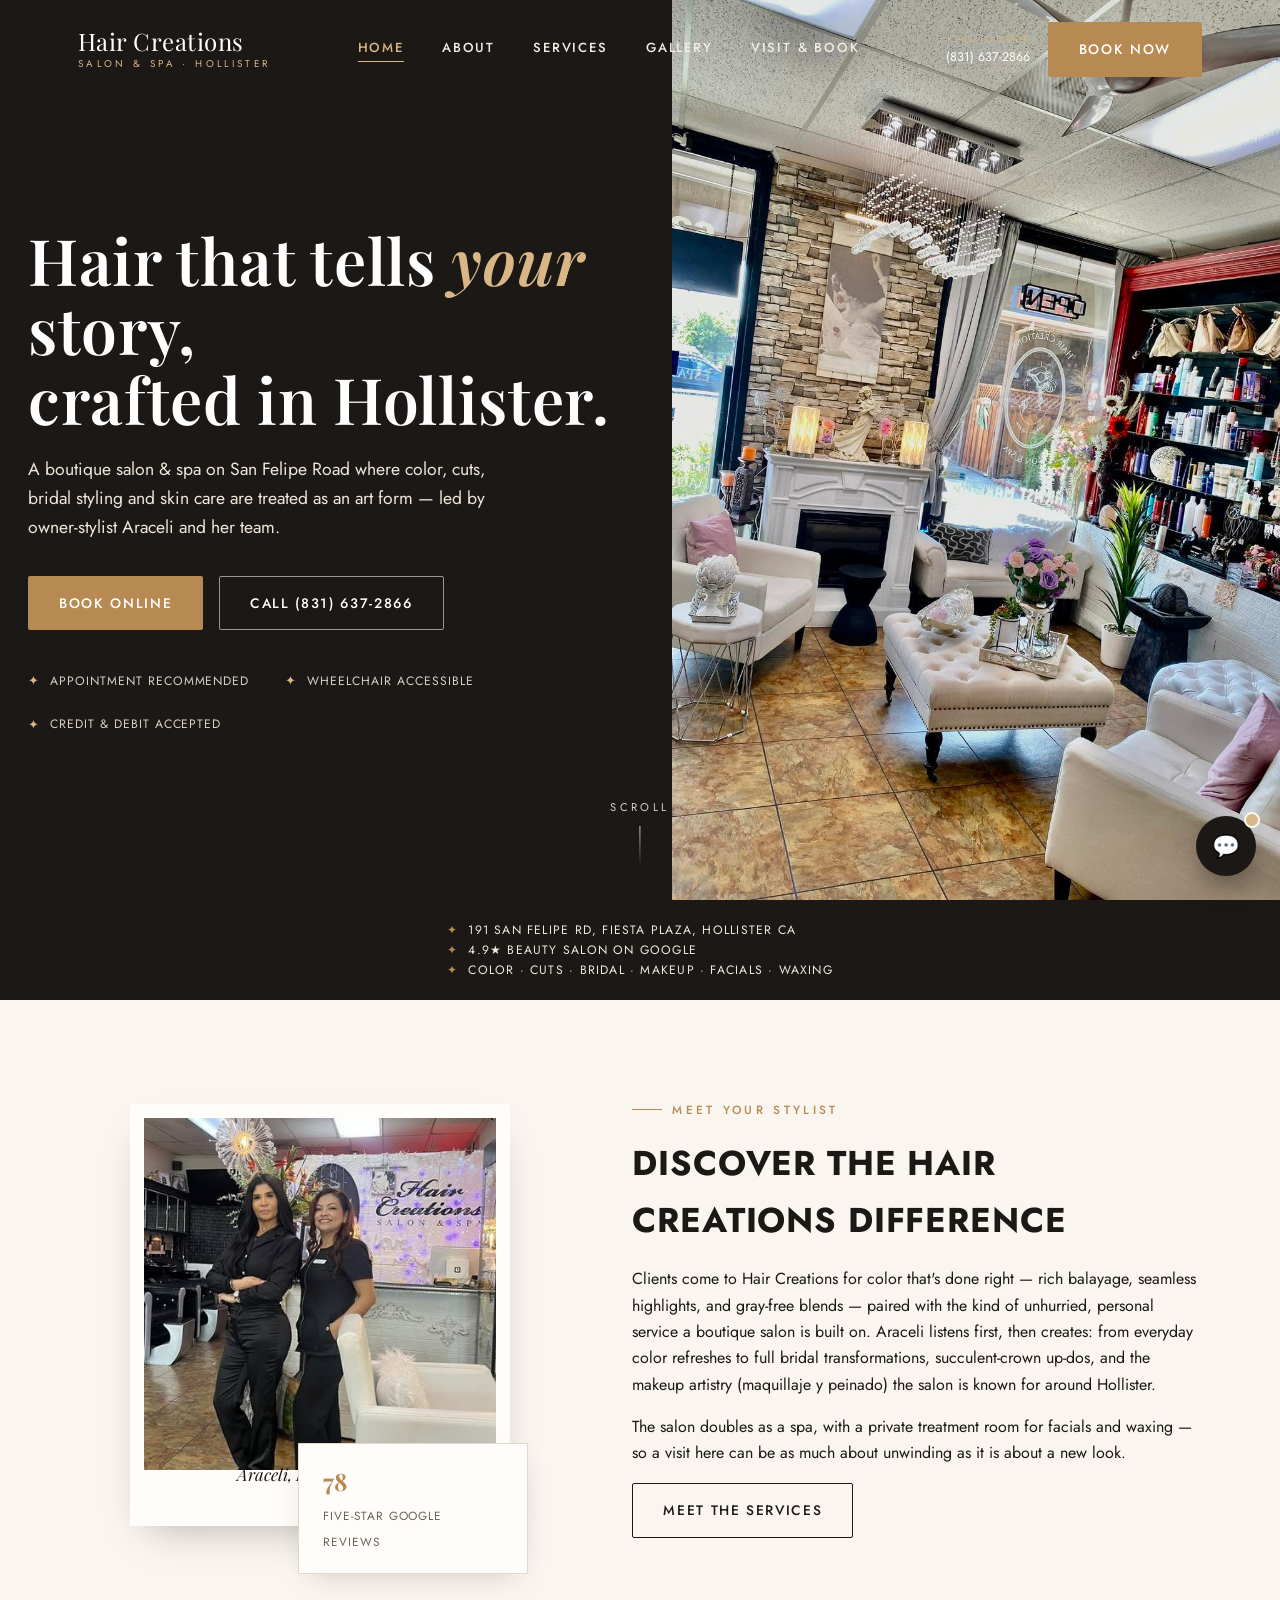
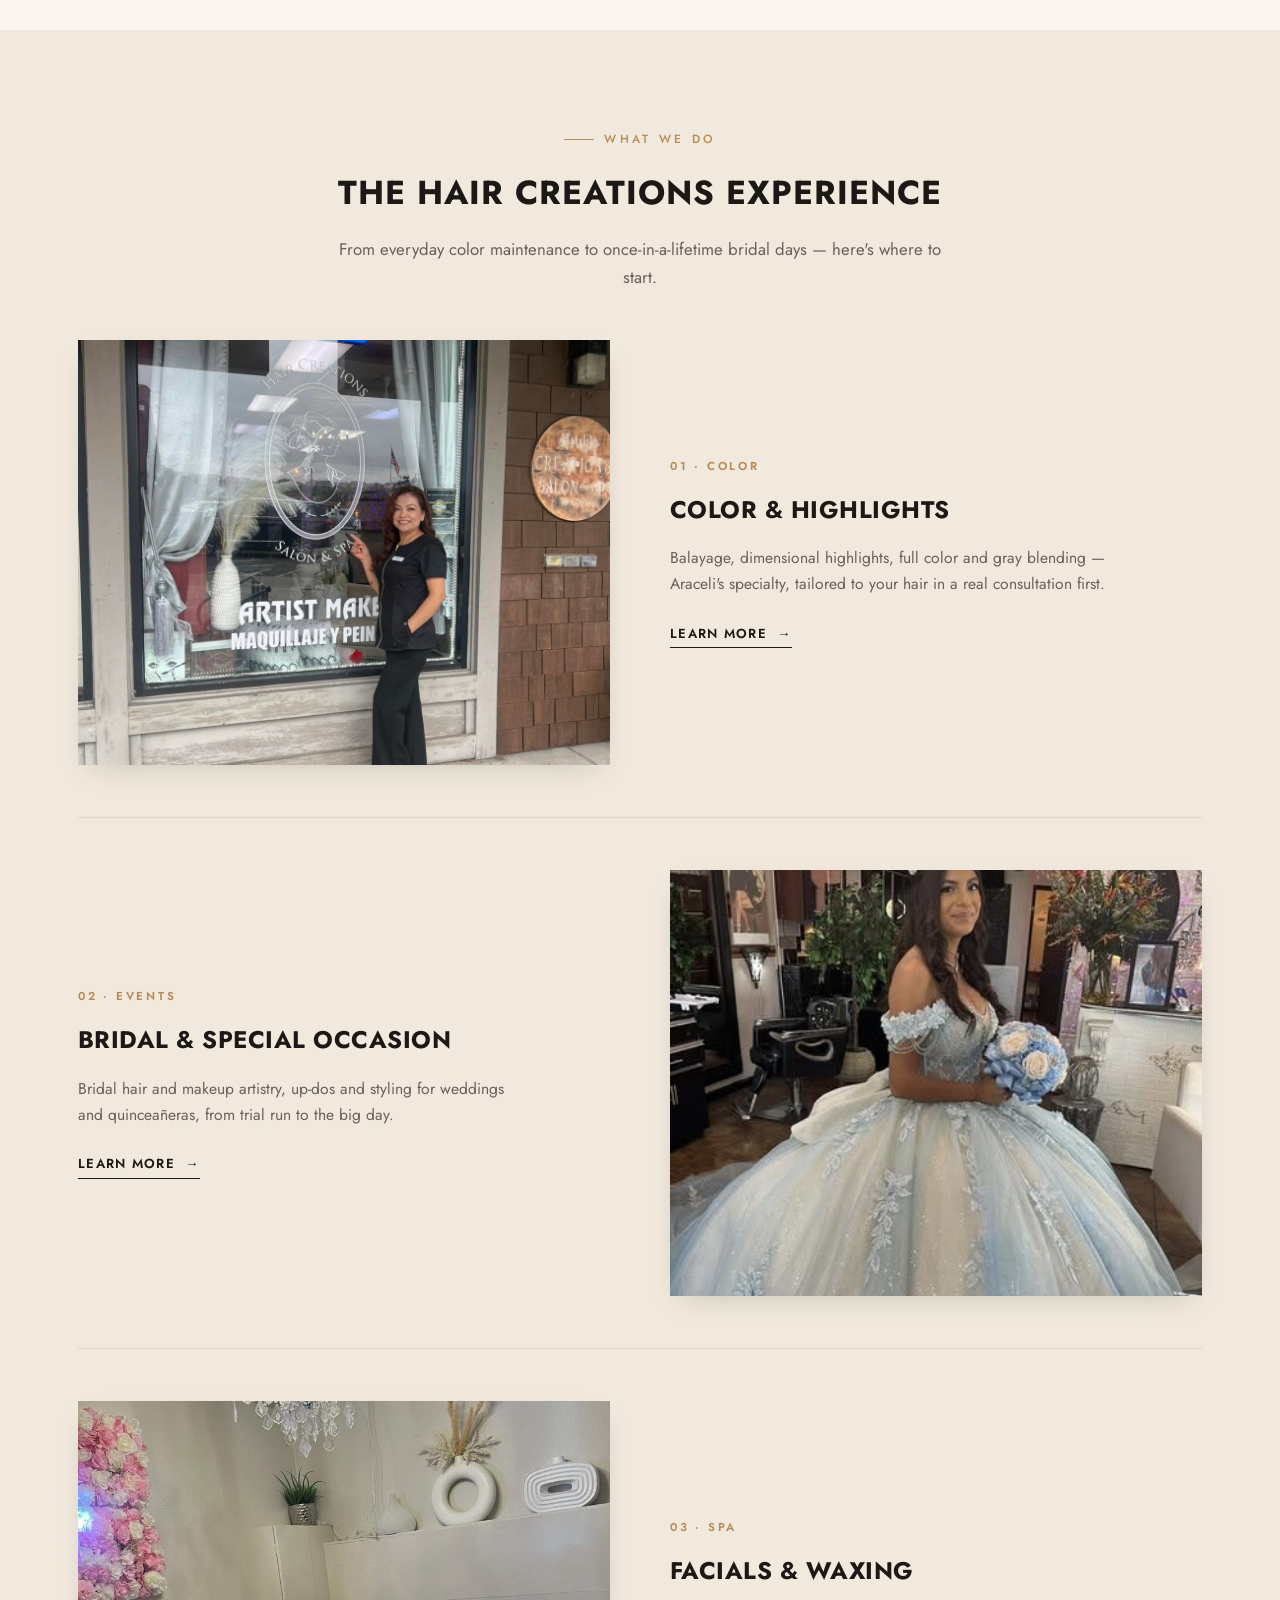
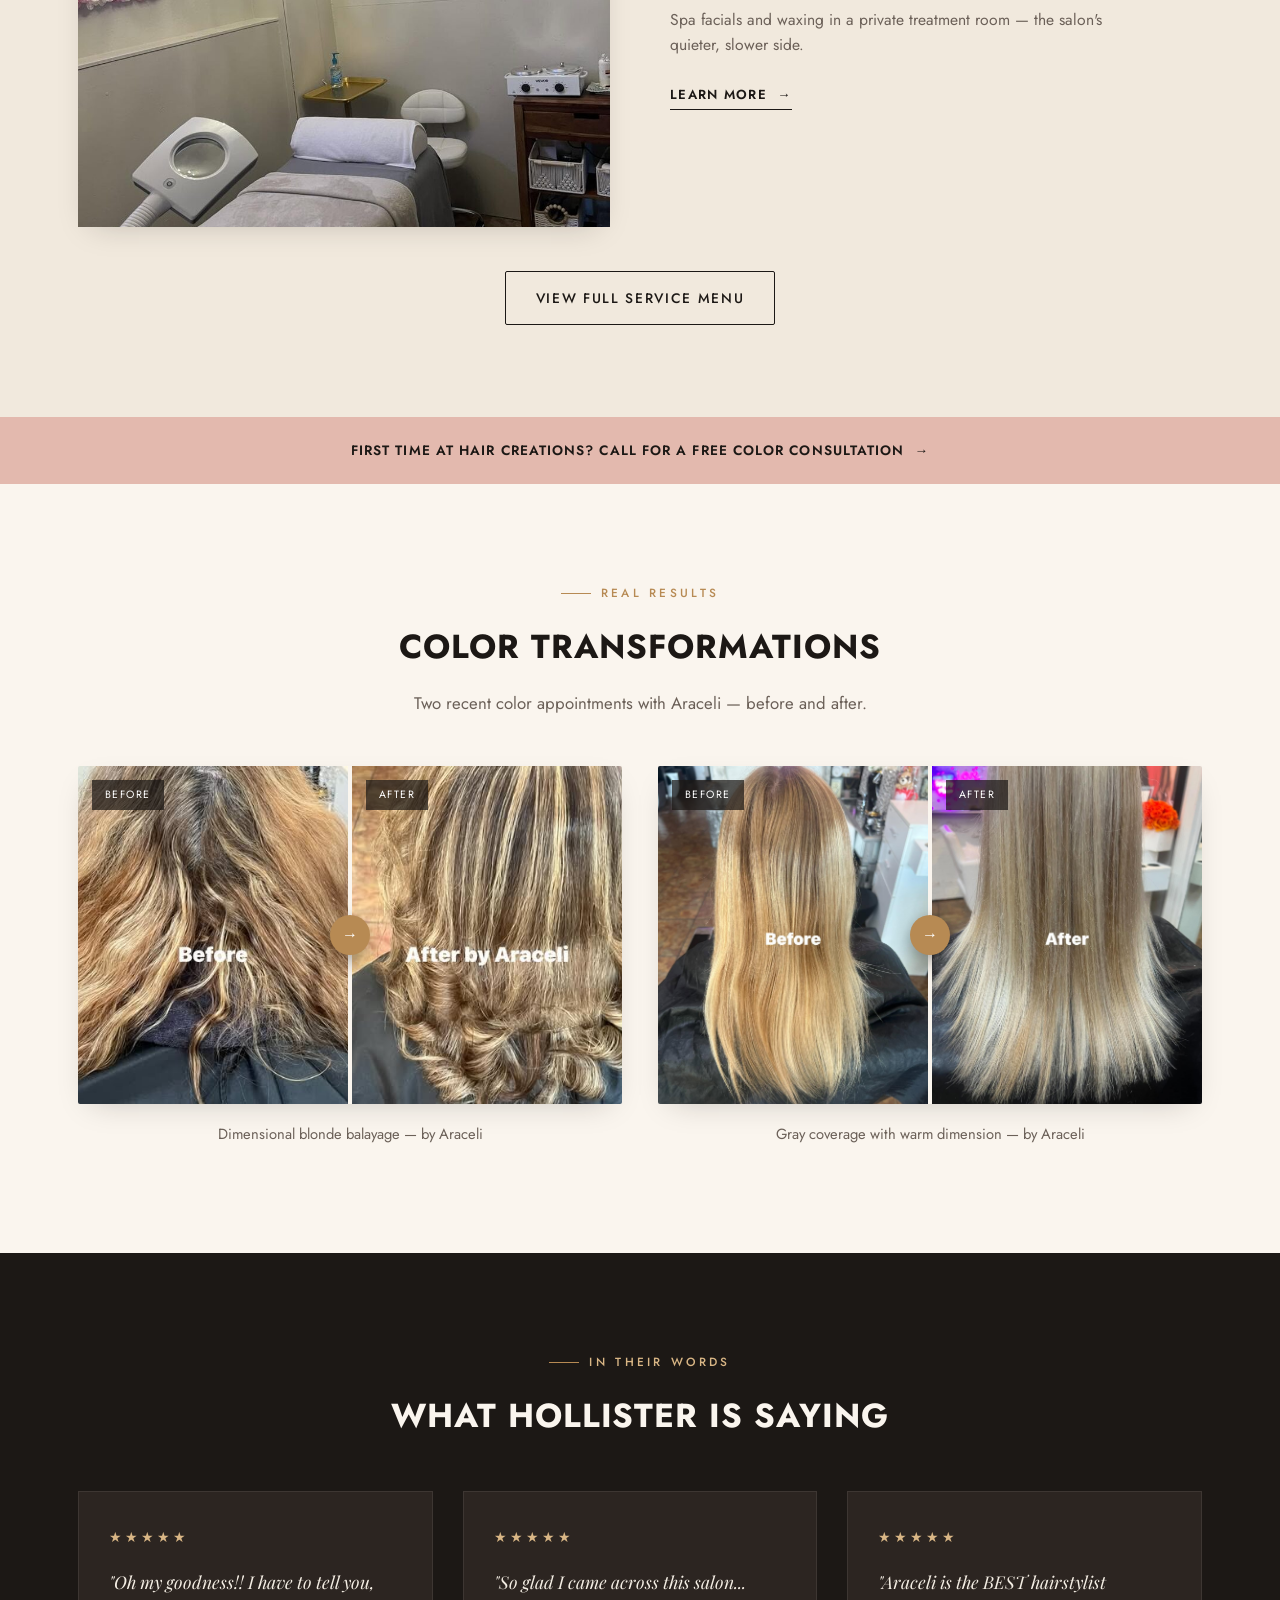
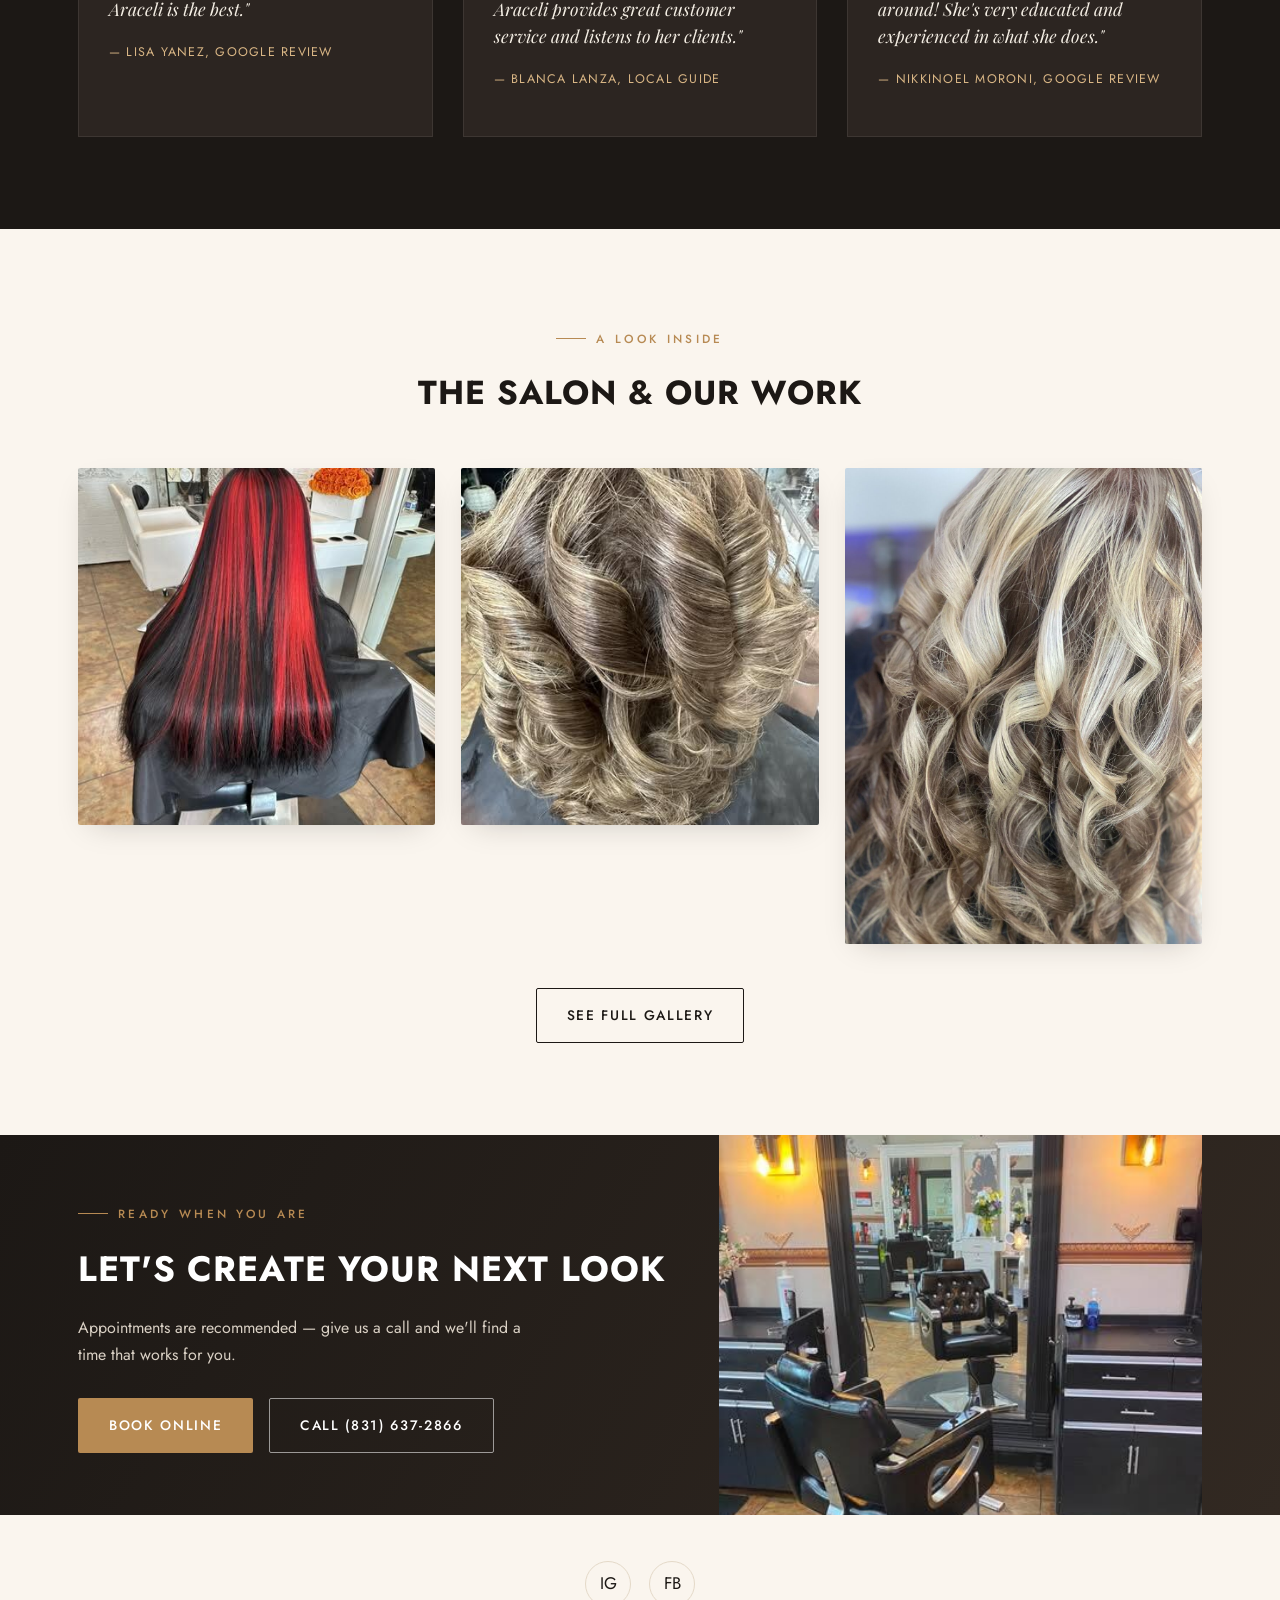
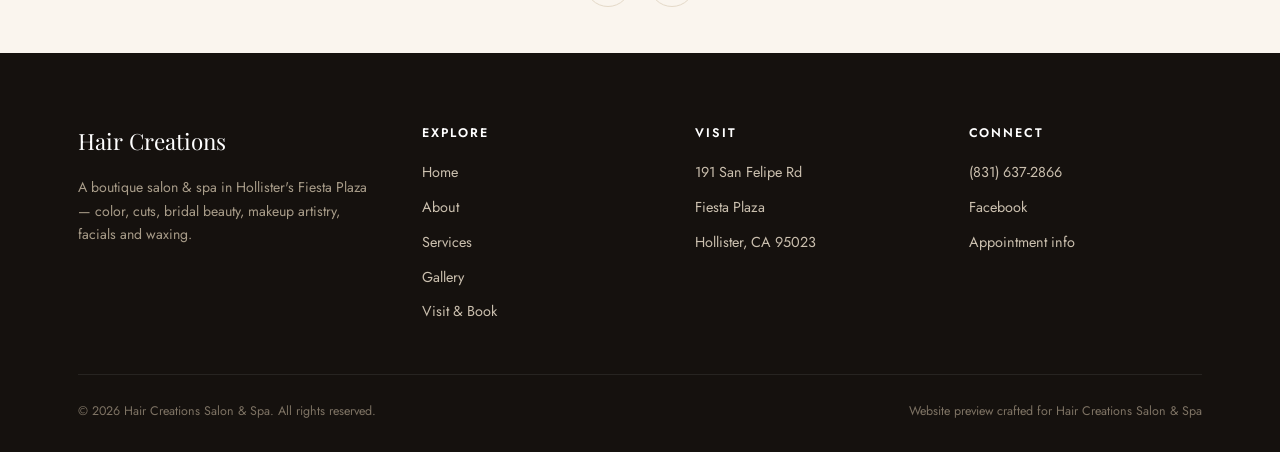
<file: index.html>
<!DOCTYPE html>
<html lang="en">
<head>
<meta charset="UTF-8">
<meta name="viewport" content="width=device-width, initial-scale=1.0">
<title>Hair Creations Salon & Spa | Hollister, CA</title>
<meta name="description" content="Hair Creations Salon & Spa in Hollister, CA — color, cuts, balayage, bridal styling, makeup artistry, facials & waxing with owner-stylist Araceli. 4.9★ (78 reviews).">
<link rel="preconnect" href="https://fonts.googleapis.com">
<link href="https://fonts.googleapis.com/css2?family=Playfair+Display:ital,wght@0,500;0,600;0,700;1,500&family=Jost:wght@400;500;600&display=swap" rel="stylesheet">
<link rel="stylesheet" href="css/style.css">
</head>
<body>

<header class="site-header">
  <div class="container">
    <a href="index.html" class="brand">
      <span class="brand-main">Hair Creations</span>
      <span class="brand-sub">Salon &amp; Spa · Hollister</span>
    </a>
    <nav class="nav-links">
      <a href="index.html" class="active">Home</a>
      <a href="about.html">About</a>
      <a href="services.html">Services</a>
      <a href="gallery.html">Gallery</a>
      <a href="contact.html">Visit &amp; Book</a>
    </nav>
    <div class="nav-cta">
      <div class="nav-phone">
        <span>Call to Book</span>
        (831) 637-2866
      </div>
      <a href="contact.html#book-form" class="btn btn--gold">Book Now</a>
      <button class="nav-toggle" aria-label="Toggle menu">☰</button>
    </div>
  </div>
</header>

<section class="hero">
  <div class="hero-inner">
    <div class="hero-copy">
      <h1>Hair that tells <em>your</em> story,<br>crafted in Hollister.</h1>
      <p class="lead">A boutique salon &amp; spa on San Felipe Road where color, cuts, bridal styling and skin care are treated as an art form — led by owner-stylist Araceli and her team.</p>
      <div class="btn-row">
        <a href="contact.html#book-form" class="btn btn--gold">Book Online</a>
        <a href="tel:+18316372866" class="btn btn--outline-light">Call (831) 637-2866</a>
      </div>
      <ul class="hero-badges">
        <li>Appointment recommended</li>
        <li>Wheelchair accessible</li>
        <li>Credit &amp; debit accepted</li>
      </ul>
    </div>
    <div class="hero-media">
      <img src="images/hero-lounge.jpg" alt="Inside the Hair Creations Salon and Spa lounge, Hollister">
    </div>
  </div>
  <div class="scroll-cue"><span>Scroll</span><span class="line"></span></div>
</section>

<div class="trust-strip">
  <div class="container">
    <ul>
      <li>191 San Felipe Rd, Fiesta Plaza, Hollister CA</li>
      <li>4.9★ Beauty Salon on Google</li>
      <li>Color · Cuts · Bridal · Makeup · Facials · Waxing</li>
    </ul>
  </div>
</div>

<section class="section">
  <div class="container about-grid">
    <div class="about-media polaroid reveal">
      <img src="images/owners.jpg" alt="Araceli and her stylist team inside Hair Creations Salon &amp; Spa, Hollister">
      <p class="signature">Araceli, Hair Creations</p>
      <div class="frame-tag">
        <strong>78</strong>
        <span>Five-star Google reviews</span>
      </div>
    </div>
    <div class="about-copy reveal">
      <span class="eyebrow">Meet Your Stylist</span>
      <h2>Discover the Hair Creations difference</h2>
      <p>Clients come to Hair Creations for color that's done right — rich balayage, seamless highlights, and gray-free blends — paired with the kind of unhurried, personal service a boutique salon is built on. Araceli listens first, then creates: from everyday color refreshes to full bridal transformations, succulent-crown up-dos, and the makeup artistry (maquillaje y peinado) the salon is known for around Hollister.</p>
      <p>The salon doubles as a spa, with a private treatment room for facials and waxing — so a visit here can be as much about unwinding as it is about a new look.</p>
      <div class="btn-row" style="margin-top:8px;">
        <a href="services.html" class="btn btn--outline-dark">Meet the Services</a>
      </div>
    </div>
  </div>
</section>

<section class="section section--alt">
  <div class="container">
    <div class="section-head center reveal">
      <span class="eyebrow">What We Do</span>
      <h2>The Hair Creations experience</h2>
      <p>From everyday color maintenance to once-in-a-lifetime bridal days — here's where to start.</p>
    </div>
    <div class="service-rows">
      <div class="service-row reveal">
        <div class="row-media"><img src="images/service-color.jpg" alt="Araceli at the entrance of Hair Creations Salon and Spa, Hollister"></div>
        <div class="row-copy">
          <span class="row-eyebrow">01 · Color</span>
          <h3>Color &amp; Highlights</h3>
          <p>Balayage, dimensional highlights, full color and gray blending — Araceli's specialty, tailored to your hair in a real consultation first.</p>
          <a href="services.html" class="row-link">Learn more <span class="arrow">→</span></a>
        </div>
      </div>
      <div class="service-row flip reveal">
        <div class="row-media"><img src="images/gallery-4.jpg" alt="Quinceañera hair and makeup styling at Hair Creations Salon"></div>
        <div class="row-copy">
          <span class="row-eyebrow">02 · Events</span>
          <h3>Bridal &amp; Special Occasion</h3>
          <p>Bridal hair and makeup artistry, up-dos and styling for weddings and quinceañeras, from trial run to the big day.</p>
          <a href="services.html" class="row-link">Learn more <span class="arrow">→</span></a>
        </div>
      </div>
      <div class="service-row reveal">
        <div class="row-media"><img src="images/gallery-3.jpg" alt="Spa treatment room at Hair Creations Salon"></div>
        <div class="row-copy">
          <span class="row-eyebrow">03 · Spa</span>
          <h3>Facials &amp; Waxing</h3>
          <p>Spa facials and waxing in a private treatment room — the salon's quieter, slower side.</p>
          <a href="services.html" class="row-link">Learn more <span class="arrow">→</span></a>
        </div>
      </div>
    </div>
    <div class="text-center reveal" style="margin-top:44px;">
      <a href="services.html" class="btn btn--outline-dark">View Full Service Menu</a>
    </div>
  </div>
</section>

<div class="promo-banner">
  <div class="container">
    <a href="contact.html">First time at Hair Creations? Call for a free color consultation <span class="arrow">→</span></a>
  </div>
</div>

<section class="section">
  <div class="container">
    <div class="section-head center reveal">
      <span class="eyebrow">Real Results</span>
      <h2>Color transformations</h2>
      <p>Two recent color appointments with Araceli — before and after.</p>
    </div>
    <div class="transform-grid">
      <div class="reveal">
        <div class="compare-pair">
          <figure>
            <span class="cp-tag">Before</span>
            <img src="images/before1.jpg" alt="Before hair color at Hair Creations Salon">
          </figure>
          <figure>
            <span class="cp-tag">After</span>
            <img src="images/after1.jpg" alt="After hair color by Araceli at Hair Creations Salon">
          </figure>
          <span class="cp-arrow">→</span>
        </div>
        <p class="transform-caption">Dimensional blonde balayage — by Araceli</p>
      </div>
      <div class="reveal">
        <div class="compare-pair">
          <figure>
            <span class="cp-tag">Before</span>
            <img src="images/before2.jpg" alt="Before hair color at Hair Creations Salon">
          </figure>
          <figure>
            <span class="cp-tag">After</span>
            <img src="images/after2.jpg" alt="After hair color by Araceli at Hair Creations Salon">
          </figure>
          <span class="cp-arrow">→</span>
        </div>
        <p class="transform-caption">Gray coverage with warm dimension — by Araceli</p>
      </div>
    </div>
  </div>
</section>

<section class="section section--ink">
  <div class="container">
    <div class="section-head center reveal">
      <span class="eyebrow">In Their Words</span>
      <h2>What Hollister is saying</h2>
    </div>
    <div class="testi-grid reveal-stagger">
      <div class="testi-card reveal">
        <span class="stars">★★★★★</span>
        <p class="quote">"Oh my goodness!! I have to tell you, Araceli is the best."</p>
        <p class="who">— Lisa Yanez, Google Review</p>
      </div>
      <div class="testi-card reveal">
        <span class="stars">★★★★★</span>
        <p class="quote">"So glad I came across this salon... Araceli provides great customer service and listens to her clients."</p>
        <p class="who">— Blanca Lanza, Local Guide</p>
      </div>
      <div class="testi-card reveal">
        <span class="stars">★★★★★</span>
        <p class="quote">"Araceli is the BEST hairstylist around! She's very educated and experienced in what she does."</p>
        <p class="who">— NikkiNoel Moroni, Google Review</p>
      </div>
    </div>
  </div>
</section>

<section class="section">
  <div class="container">
    <div class="section-head center reveal">
      <span class="eyebrow">A Look Inside</span>
      <h2>The salon &amp; our work</h2>
    </div>
    <div class="card-grid cols-3 reveal-stagger">
      <img class="reveal" src="images/gallery-5.jpg" alt="Bold color work at Hair Creations Salon" style="border-radius:2px;box-shadow:var(--shadow-card);">
      <img class="reveal" src="images/gallery-10.jpg" alt="Blonde curls styled at Hair Creations Salon" style="border-radius:2px;box-shadow:var(--shadow-card);">
      <img class="reveal" src="images/listing-1.jpg" alt="Hair Creations Salon and Spa interior" style="border-radius:2px;box-shadow:var(--shadow-card);">
    </div>
    <div class="text-center reveal" style="margin-top:44px;">
      <a href="gallery.html" class="btn btn--outline-dark">See Full Gallery</a>
    </div>
  </div>
</section>

<section class="cta-split">
  <div class="container">
    <div class="cta-split-copy">
      <span class="eyebrow">Ready When You Are</span>
      <h2>Let's create your next look</h2>
      <p>Appointments are recommended — give us a call and we'll find a time that works for you.</p>
      <div class="btn-row">
        <a href="contact.html#book-form" class="btn btn--gold">Book Online</a>
        <a href="tel:+18316372866" class="btn btn--outline-light">Call (831) 637-2866</a>
      </div>
    </div>
    <div class="cta-split-media">
      <img src="images/gallery-11.jpg" alt="Styling work at Hair Creations Salon and Spa, Hollister">
    </div>
  </div>
</section>

<div class="social-row">
  <a href="https://www.instagram.com/explore/search/keyword/?q=hair%20creations%20salon%20hollister" target="_blank" rel="noopener" aria-label="Find Hair Creations on Instagram">IG</a>
  <a href="https://www.facebook.com/search/top?q=hair%20creations%20salon%20and%20spa%20hollister" target="_blank" rel="noopener" aria-label="Hair Creations on Facebook">FB</a>
</div>

<footer class="site-footer">
  <div class="container">
    <div class="footer-grid">
      <div class="footer-brand">
        <span class="brand-main" style="font-family:var(--serif);">Hair Creations</span>
        <p>A boutique salon &amp; spa in Hollister's Fiesta Plaza — color, cuts, bridal beauty, makeup artistry, facials and waxing.</p>
      </div>
      <div>
        <h4>Explore</h4>
        <ul>
          <li><a href="index.html">Home</a></li>
          <li><a href="about.html">About</a></li>
          <li><a href="services.html">Services</a></li>
          <li><a href="gallery.html">Gallery</a></li>
          <li><a href="contact.html">Visit &amp; Book</a></li>
        </ul>
      </div>
      <div>
        <h4>Visit</h4>
        <ul>
          <li>191 San Felipe Rd</li>
          <li>Fiesta Plaza</li>
          <li>Hollister, CA 95023</li>
        </ul>
      </div>
      <div>
        <h4>Connect</h4>
        <ul>
          <li><a href="tel:+18316372866">(831) 637-2866</a></li>
          <li><a href="https://www.facebook.com/search/top?q=hair%20creations%20salon%20and%20spa%20hollister" target="_blank" rel="noopener">Facebook</a></li>
          <li><a href="contact.html">Appointment info</a></li>
        </ul>
      </div>
    </div>
    <div class="footer-bottom">
      <span>&copy; 2026 Hair Creations Salon &amp; Spa. All rights reserved.</span>
      <span>Website preview crafted for Hair Creations Salon &amp; Spa</span>
    </div>
  </div>
</footer>

<script src="js/script.js"></script>
<script src="js/chatbot.js"></script>
</body>
</html>
</file>
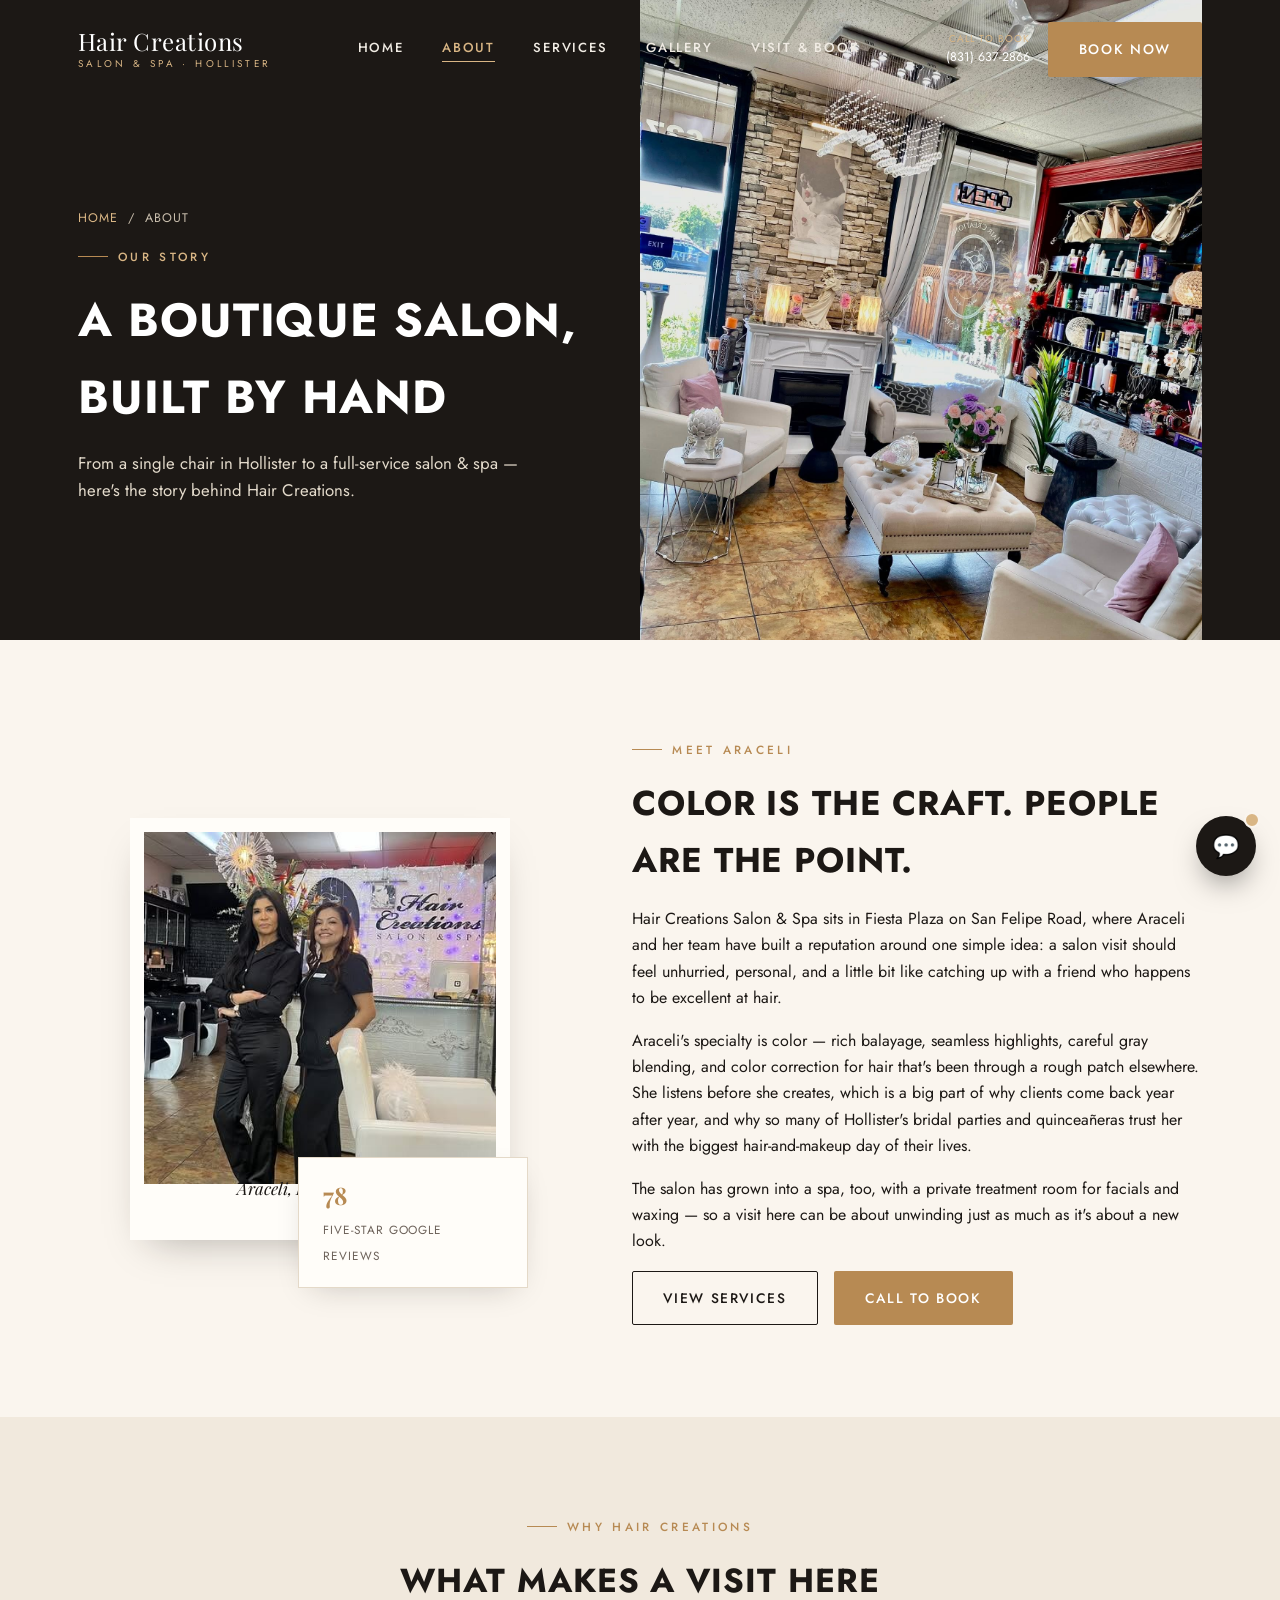
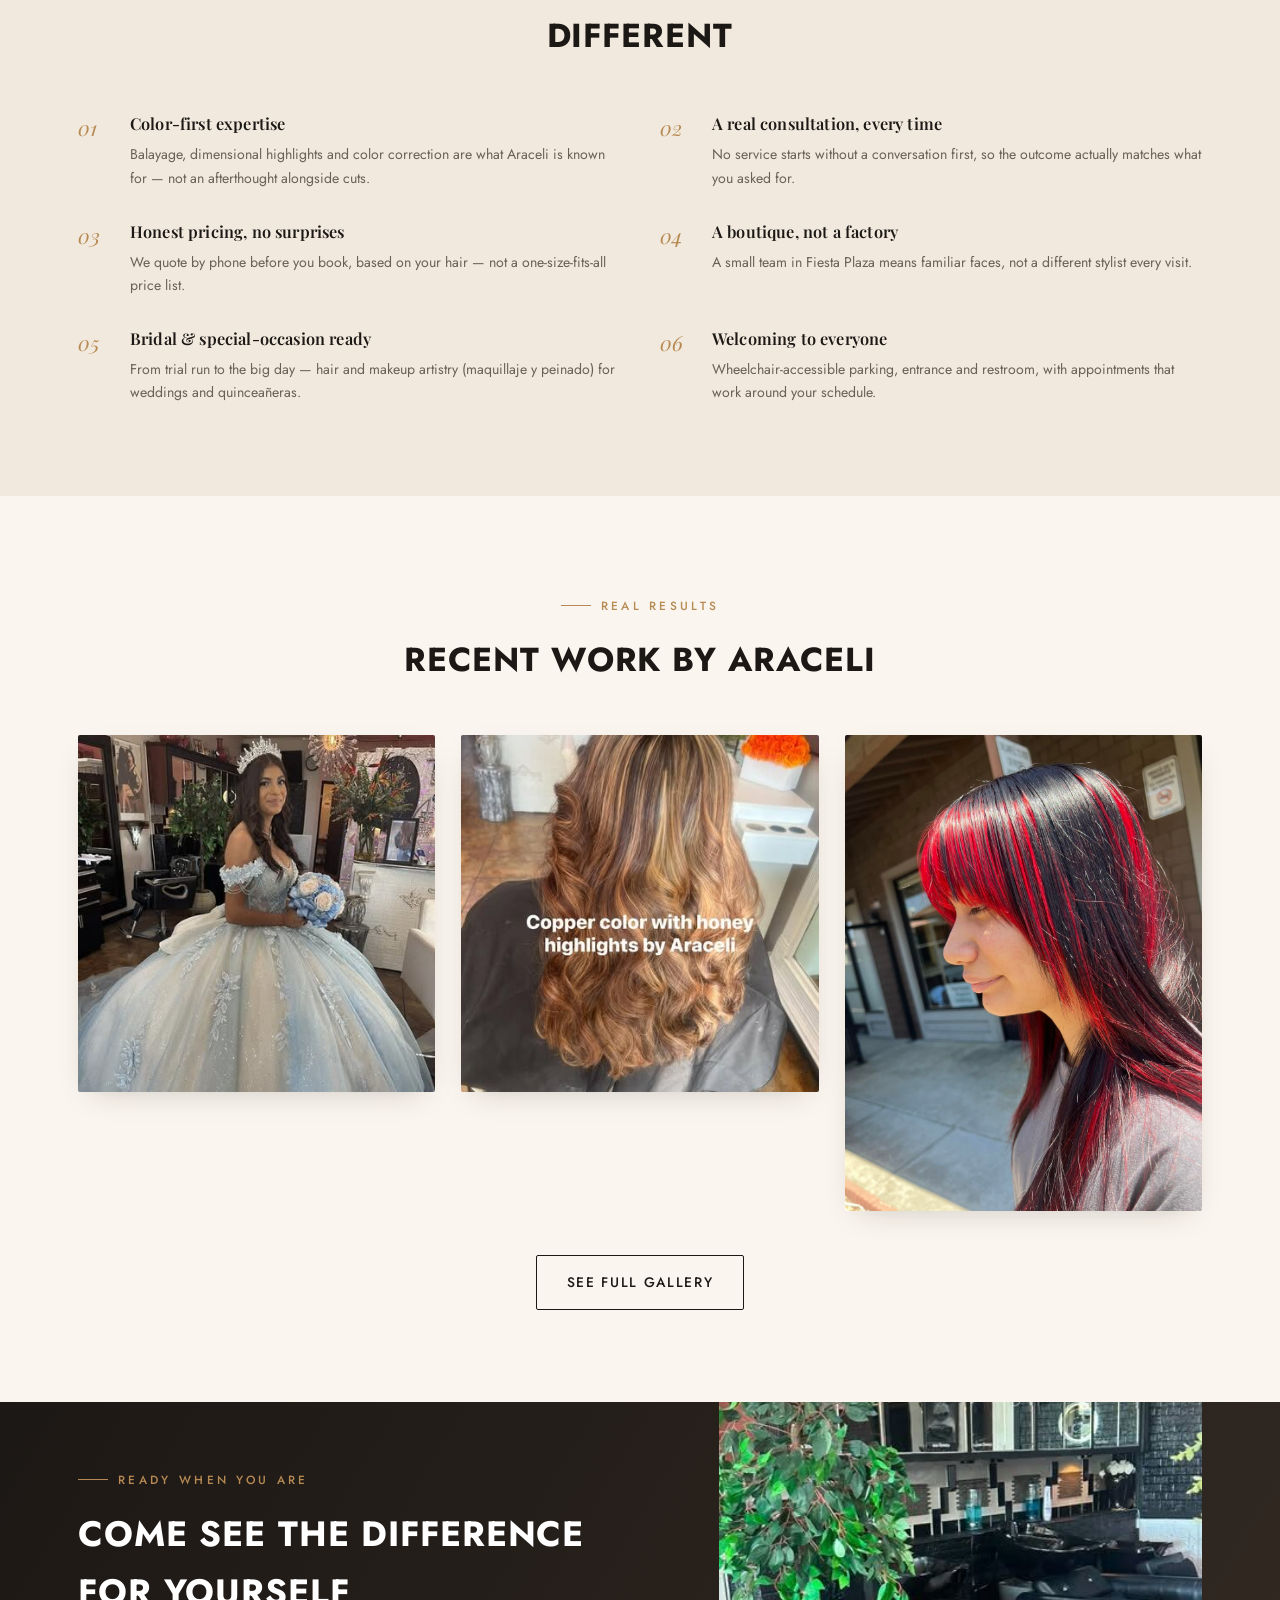
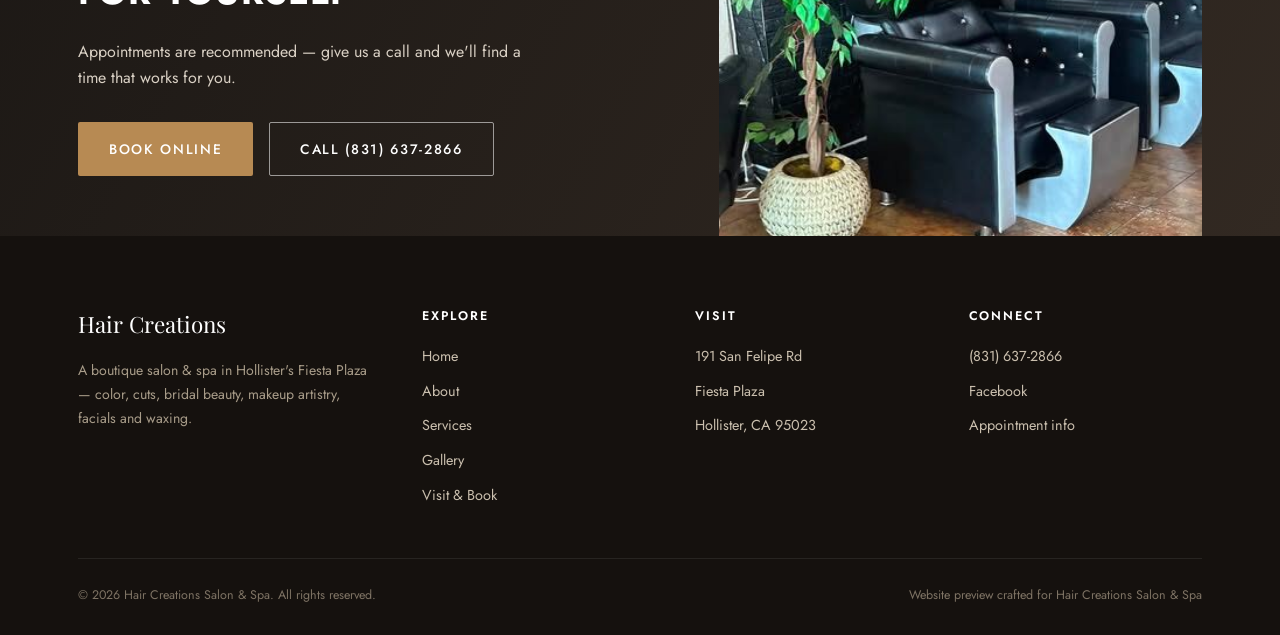
<file: about.html>
<!DOCTYPE html>
<html lang="en">
<head>
<meta charset="UTF-8">
<meta name="viewport" content="width=device-width, initial-scale=1.0">
<title>About | Hair Creations Salon & Spa</title>
<meta name="description" content="Meet Araceli and the team behind Hair Creations Salon & Spa in Hollister, CA — a boutique salon built on color expertise, unhurried service and real relationships.">
<link rel="preconnect" href="https://fonts.googleapis.com">
<link href="https://fonts.googleapis.com/css2?family=Playfair+Display:ital,wght@0,500;0,600;0,700;1,500&family=Jost:wght@400;500;600&display=swap" rel="stylesheet">
<link rel="stylesheet" href="css/style.css">
</head>
<body>

<header class="site-header">
  <div class="container">
    <a href="index.html" class="brand">
      <span class="brand-main">Hair Creations</span>
      <span class="brand-sub">Salon &amp; Spa · Hollister</span>
    </a>
    <nav class="nav-links">
      <a href="index.html">Home</a>
      <a href="about.html" class="active">About</a>
      <a href="services.html">Services</a>
      <a href="gallery.html">Gallery</a>
      <a href="contact.html">Visit &amp; Book</a>
    </nav>
    <div class="nav-cta">
      <div class="nav-phone">
        <span>Call to Book</span>
        (831) 637-2866
      </div>
      <a href="contact.html#book-form" class="btn btn--gold">Book Now</a>
      <button class="nav-toggle" aria-label="Toggle menu">☰</button>
    </div>
  </div>
</header>

<section class="inner-hero hero-full">
  <div class="container">
    <div class="inner-hero-copy">
      <div class="breadcrumb"><a href="index.html">Home</a> &nbsp;/&nbsp; About</div>
      <span class="eyebrow">Our Story</span>
      <h1>A boutique salon, built by hand</h1>
      <p>From a single chair in Hollister to a full-service salon &amp; spa — here's the story behind Hair Creations.</p>
    </div>
    <div class="inner-hero-media">
      <img src="images/about-hero.jpg" alt="The lounge at Hair Creations Salon and Spa, Hollister">
    </div>
  </div>
</section>

<section class="section">
  <div class="container about-grid">
    <div class="about-media polaroid reveal">
      <img src="images/owners.jpg" alt="Araceli and her stylist team inside Hair Creations Salon &amp; Spa, Hollister">
      <p class="signature">Araceli, Hair Creations</p>
      <div class="frame-tag">
        <strong>78</strong>
        <span>Five-star Google reviews</span>
      </div>
    </div>
    <div class="about-copy reveal">
      <span class="eyebrow">Meet Araceli</span>
      <h2>Color is the craft. People are the point.</h2>
      <p>Hair Creations Salon &amp; Spa sits in Fiesta Plaza on San Felipe Road, where Araceli and her team have built a reputation around one simple idea: a salon visit should feel unhurried, personal, and a little bit like catching up with a friend who happens to be excellent at hair.</p>
      <p>Araceli's specialty is color — rich balayage, seamless highlights, careful gray blending, and color correction for hair that's been through a rough patch elsewhere. She listens before she creates, which is a big part of why clients come back year after year, and why so many of Hollister's bridal parties and quinceañeras trust her with the biggest hair-and-makeup day of their lives.</p>
      <p>The salon has grown into a spa, too, with a private treatment room for facials and waxing — so a visit here can be about unwinding just as much as it's about a new look.</p>
      <div class="btn-row" style="margin-top:8px;">
        <a href="services.html" class="btn btn--outline-dark">View Services</a>
        <a href="tel:+18316372866" class="btn btn--gold">Call to Book</a>
      </div>
    </div>
  </div>
</section>

<section class="section section--alt">
  <div class="container">
    <div class="section-head center reveal">
      <span class="eyebrow">Why Hair Creations</span>
      <h2>What makes a visit here different</h2>
    </div>
    <div class="values-list reveal-stagger">
      <div class="value-item reveal">
        <span class="v-num">01</span>
        <div>
          <h4>Color-first expertise</h4>
          <p>Balayage, dimensional highlights and color correction are what Araceli is known for — not an afterthought alongside cuts.</p>
        </div>
      </div>
      <div class="value-item reveal">
        <span class="v-num">02</span>
        <div>
          <h4>A real consultation, every time</h4>
          <p>No service starts without a conversation first, so the outcome actually matches what you asked for.</p>
        </div>
      </div>
      <div class="value-item reveal">
        <span class="v-num">03</span>
        <div>
          <h4>Honest pricing, no surprises</h4>
          <p>We quote by phone before you book, based on your hair — not a one-size-fits-all price list.</p>
        </div>
      </div>
      <div class="value-item reveal">
        <span class="v-num">04</span>
        <div>
          <h4>A boutique, not a factory</h4>
          <p>A small team in Fiesta Plaza means familiar faces, not a different stylist every visit.</p>
        </div>
      </div>
      <div class="value-item reveal">
        <span class="v-num">05</span>
        <div>
          <h4>Bridal &amp; special-occasion ready</h4>
          <p>From trial run to the big day — hair and makeup artistry (maquillaje y peinado) for weddings and quinceañeras.</p>
        </div>
      </div>
      <div class="value-item reveal">
        <span class="v-num">06</span>
        <div>
          <h4>Welcoming to everyone</h4>
          <p>Wheelchair-accessible parking, entrance and restroom, with appointments that work around your schedule.</p>
        </div>
      </div>
    </div>
  </div>
</section>

<section class="section">
  <div class="container">
    <div class="section-head center reveal">
      <span class="eyebrow">Real Results</span>
      <h2>Recent work by Araceli</h2>
    </div>
    <div class="card-grid cols-3 reveal-stagger">
      <img class="reveal" src="images/gallery-4.jpg" alt="Quinceañera hair and makeup styling at Hair Creations Salon" style="border-radius:2px;box-shadow:var(--shadow-card);">
      <img class="reveal" src="images/gallery-7.jpg" alt="Copper color with honey highlights by Araceli" style="border-radius:2px;box-shadow:var(--shadow-card);">
      <img class="reveal" src="images/gallery-9.jpg" alt="Pink dip-dye color work at Hair Creations Salon" style="border-radius:2px;box-shadow:var(--shadow-card);">
    </div>
    <div class="text-center reveal" style="margin-top:44px;">
      <a href="gallery.html" class="btn btn--outline-dark">See Full Gallery</a>
    </div>
  </div>
</section>

<section class="cta-split">
  <div class="container">
    <div class="cta-split-copy">
      <span class="eyebrow">Ready When You Are</span>
      <h2>Come see the difference for yourself</h2>
      <p>Appointments are recommended — give us a call and we'll find a time that works for you.</p>
      <div class="btn-row">
        <a href="contact.html#book-form" class="btn btn--gold">Book Online</a>
        <a href="tel:+18316372866" class="btn btn--outline-light">Call (831) 637-2866</a>
      </div>
    </div>
    <div class="cta-split-media">
      <img src="images/gallery-13.jpg" alt="Styling chairs at Hair Creations Salon, Hollister">
    </div>
  </div>
</section>

<footer class="site-footer">
  <div class="container">
    <div class="footer-grid">
      <div class="footer-brand">
        <span class="brand-main" style="font-family:var(--serif);">Hair Creations</span>
        <p>A boutique salon &amp; spa in Hollister's Fiesta Plaza — color, cuts, bridal beauty, makeup artistry, facials and waxing.</p>
      </div>
      <div>
        <h4>Explore</h4>
        <ul>
          <li><a href="index.html">Home</a></li>
          <li><a href="about.html">About</a></li>
          <li><a href="services.html">Services</a></li>
          <li><a href="gallery.html">Gallery</a></li>
          <li><a href="contact.html">Visit &amp; Book</a></li>
        </ul>
      </div>
      <div>
        <h4>Visit</h4>
        <ul>
          <li>191 San Felipe Rd</li>
          <li>Fiesta Plaza</li>
          <li>Hollister, CA 95023</li>
        </ul>
      </div>
      <div>
        <h4>Connect</h4>
        <ul>
          <li><a href="tel:+18316372866">(831) 637-2866</a></li>
          <li><a href="https://www.facebook.com/search/top?q=hair%20creations%20salon%20and%20spa%20hollister" target="_blank" rel="noopener">Facebook</a></li>
          <li><a href="contact.html">Appointment info</a></li>
        </ul>
      </div>
    </div>
    <div class="footer-bottom">
      <span>&copy; 2026 Hair Creations Salon &amp; Spa. All rights reserved.</span>
      <span>Website preview crafted for Hair Creations Salon &amp; Spa</span>
    </div>
  </div>
</footer>

<script src="js/script.js"></script>
<script src="js/chatbot.js"></script>
</body>
</html>
</file>
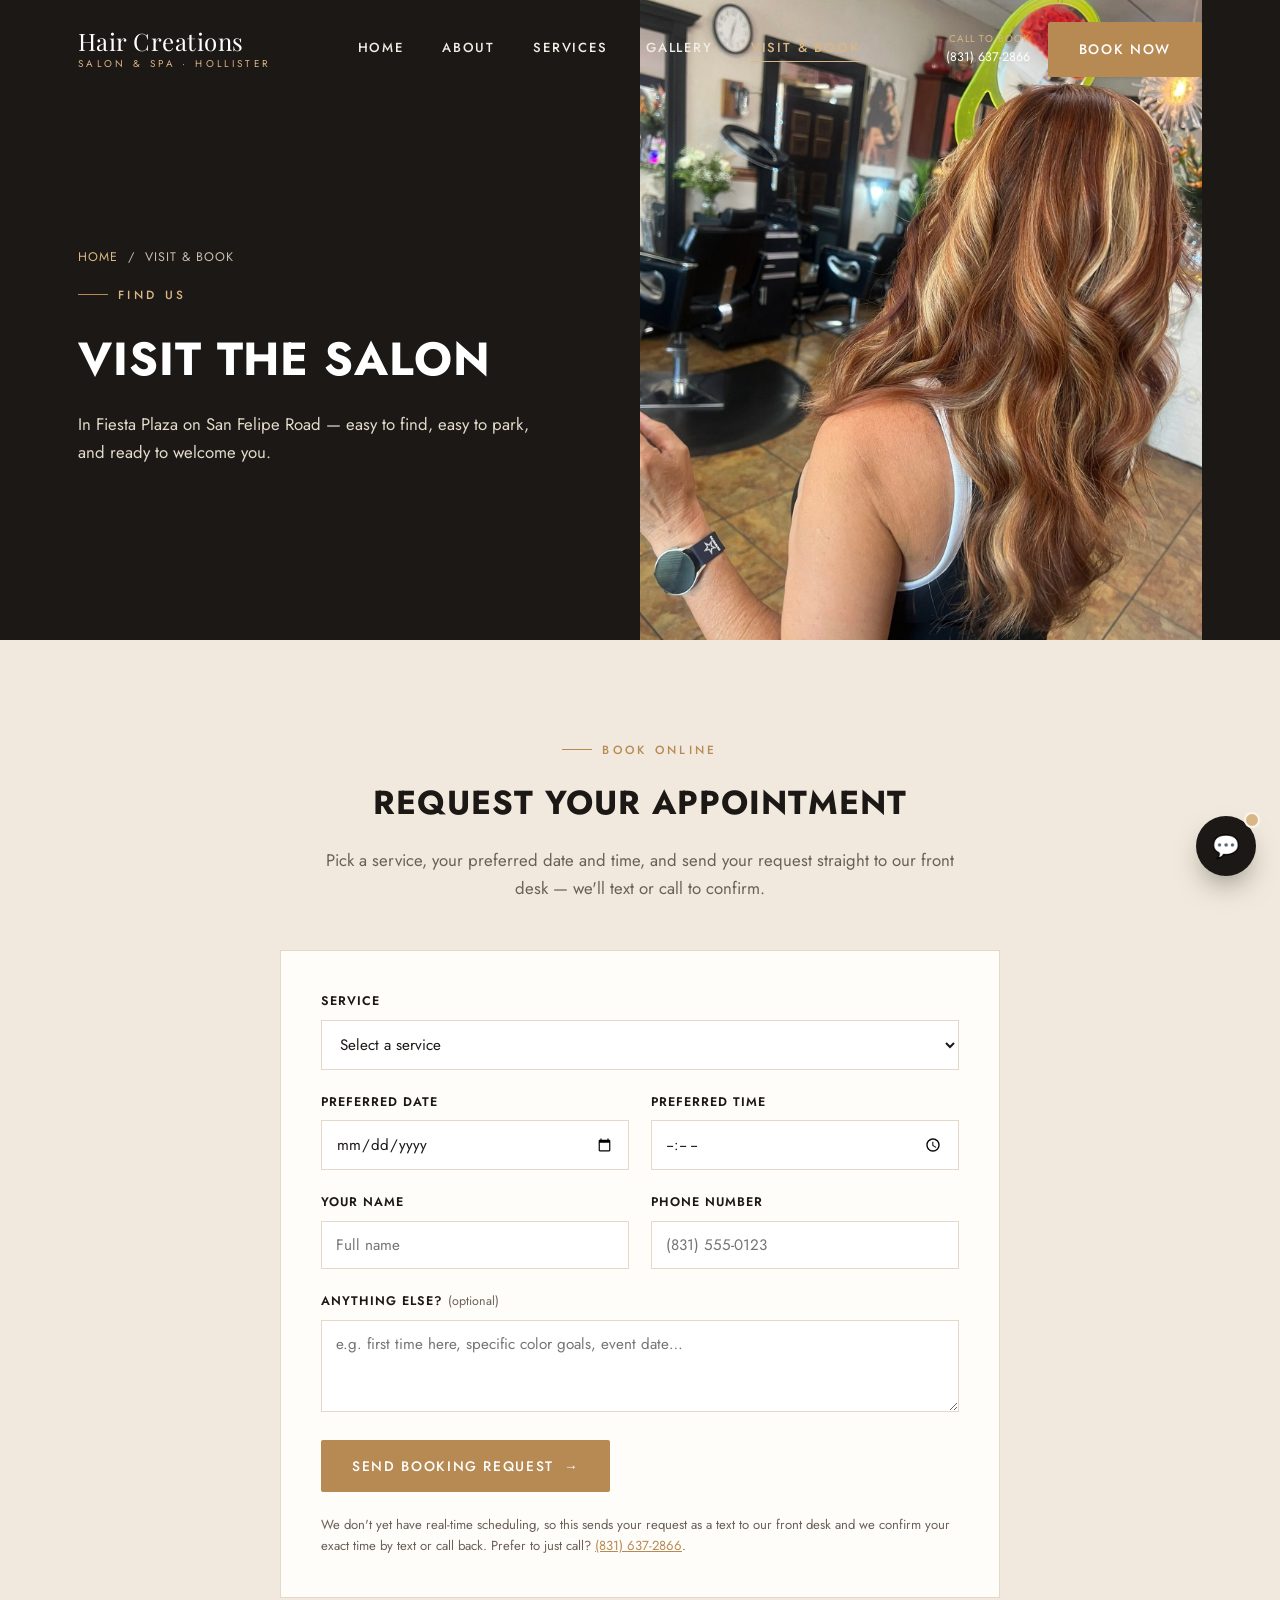
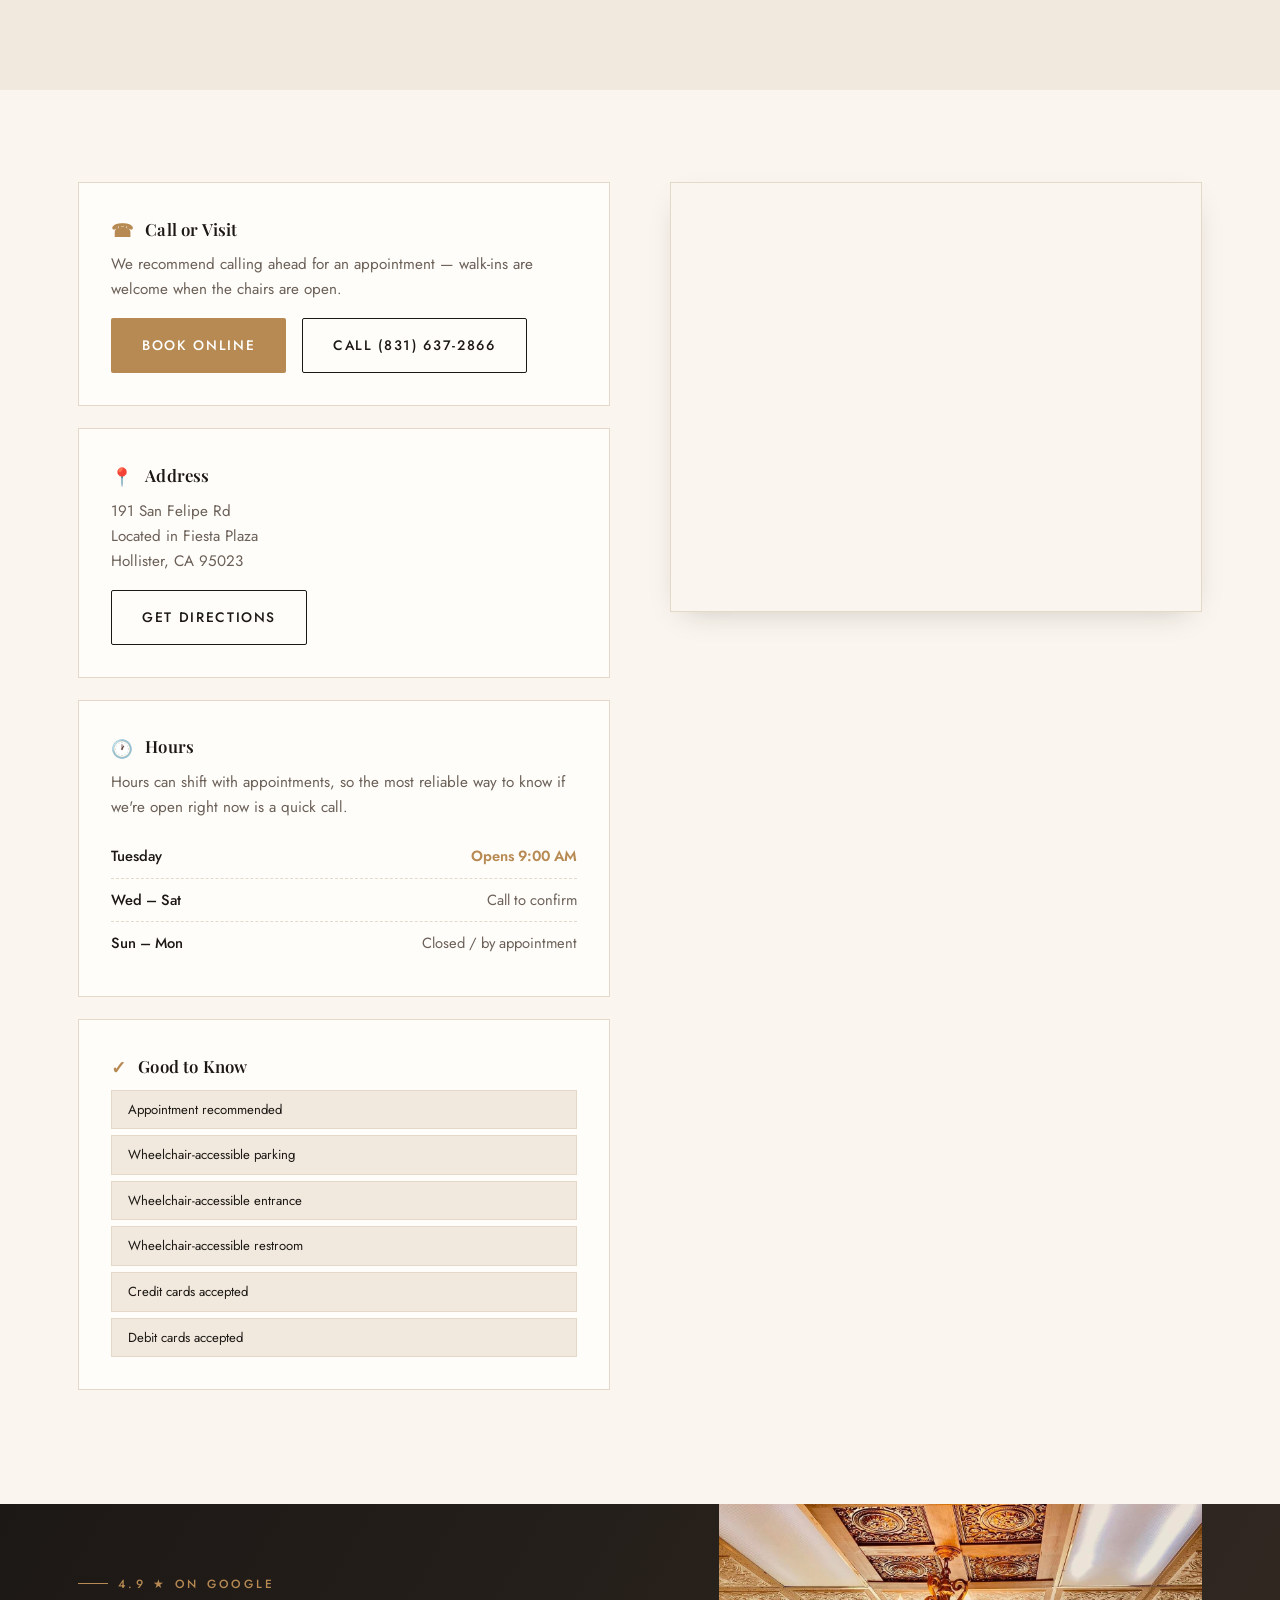
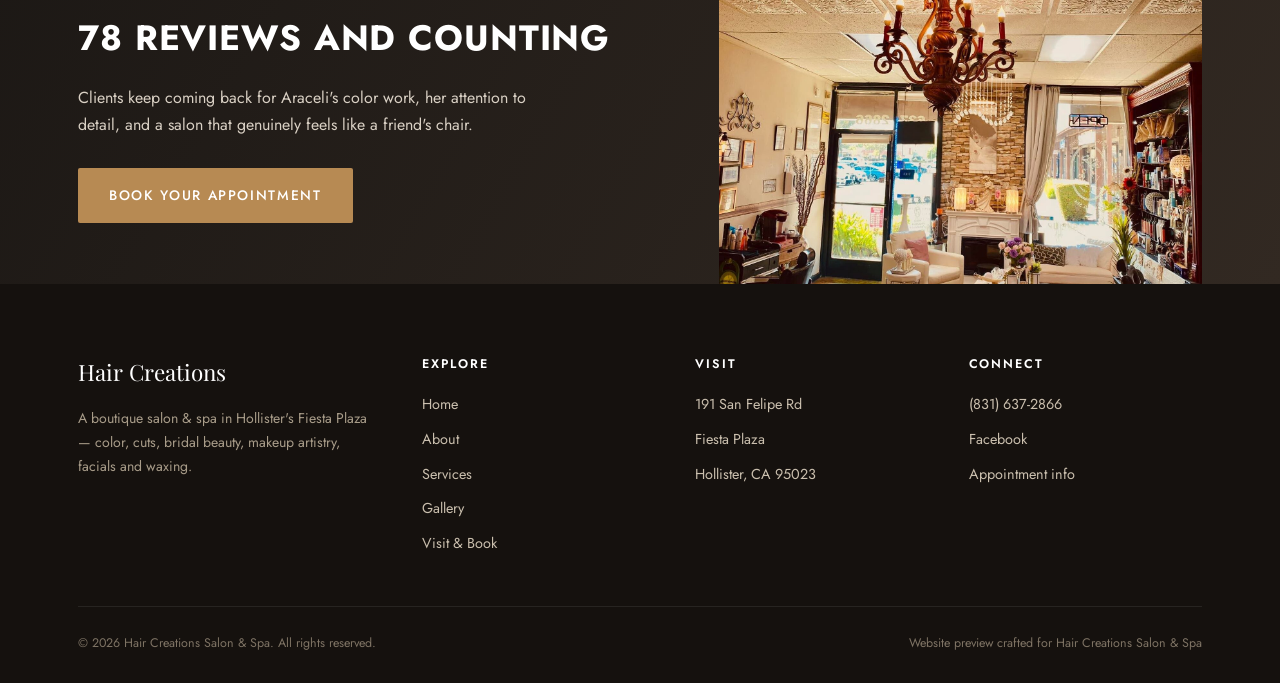
<file: contact.html>
<!DOCTYPE html>
<html lang="en">
<head>
<meta charset="UTF-8">
<meta name="viewport" content="width=device-width, initial-scale=1.0">
<title>Visit & Book | Hair Creations Salon & Spa</title>
<meta name="description" content="Visit Hair Creations Salon & Spa at 191 San Felipe Rd, Fiesta Plaza, Hollister, CA. Call (831) 637-2866 to book your appointment.">
<link rel="preconnect" href="https://fonts.googleapis.com">
<link href="https://fonts.googleapis.com/css2?family=Playfair+Display:ital,wght@0,500;0,600;0,700;1,500&family=Jost:wght@400;500;600&display=swap" rel="stylesheet">
<link rel="stylesheet" href="css/style.css">
</head>
<body>

<header class="site-header">
  <div class="container">
    <a href="index.html" class="brand">
      <span class="brand-main">Hair Creations</span>
      <span class="brand-sub">Salon &amp; Spa · Hollister</span>
    </a>
    <nav class="nav-links">
      <a href="index.html">Home</a>
      <a href="about.html">About</a>
      <a href="services.html">Services</a>
      <a href="gallery.html">Gallery</a>
      <a href="contact.html" class="active">Visit &amp; Book</a>
    </nav>
    <div class="nav-cta">
      <div class="nav-phone">
        <span>Call to Book</span>
        (831) 637-2866
      </div>
      <a href="contact.html#book-form" class="btn btn--gold">Book Now</a>
      <button class="nav-toggle" aria-label="Toggle menu">☰</button>
    </div>
  </div>
</header>

<section class="inner-hero hero-full">
  <div class="container">
    <div class="inner-hero-copy">
      <div class="breadcrumb"><a href="index.html">Home</a> &nbsp;/&nbsp; Visit &amp; Book</div>
      <span class="eyebrow">Find Us</span>
      <h1>Visit the salon</h1>
      <p>In Fiesta Plaza on San Felipe Road — easy to find, easy to park, and ready to welcome you.</p>
    </div>
    <div class="inner-hero-media">
      <img src="images/visit-hero.jpg" alt="Finished color and style at Hair Creations Salon, Hollister">
    </div>
  </div>
</section>

<section class="section section--alt" id="book-form">
  <div class="container">
    <div class="section-head center reveal">
      <span class="eyebrow">Book Online</span>
      <h2>Request your appointment</h2>
      <p>Pick a service, your preferred date and time, and send your request straight to our front desk — we'll text or call to confirm.</p>
    </div>
    <div class="book-form-wrap reveal">
      <form id="booking-form" class="book-form" novalidate>
        <div class="book-field">
          <label for="book-service">Service</label>
          <select id="book-service" name="service" required>
            <option value="" disabled selected>Select a service</option>
            <optgroup label="Hair Color">
              <option>Balayage &amp; Dimensional Color</option>
              <option>Full Highlights / Lowlights</option>
              <option>Single Process Color</option>
              <option>Gray Blending</option>
              <option>Color Correction</option>
            </optgroup>
            <optgroup label="Cuts &amp; Styling">
              <option>Women's Haircut</option>
              <option>Men's Haircut</option>
              <option>Blowout &amp; Style</option>
              <option>Special-Occasion Curls</option>
            </optgroup>
            <optgroup label="Bridal &amp; Special Occasion">
              <option>Bridal Hair</option>
              <option>Bridesmaid &amp; Party Styling</option>
              <option>Bridal &amp; Event Makeup</option>
              <option>Trial Session</option>
            </optgroup>
            <optgroup label="Facials &amp; Waxing">
              <option>Signature Facial</option>
              <option>Brow &amp; Lip Waxing</option>
              <option>Full Face Waxing</option>
            </optgroup>
          </select>
        </div>
        <div class="book-row">
          <div class="book-field">
            <label for="book-date">Preferred date</label>
            <input type="date" id="book-date" name="date" required>
          </div>
          <div class="book-field">
            <label for="book-time">Preferred time</label>
            <input type="time" id="book-time" name="time" required>
          </div>
        </div>
        <div class="book-row">
          <div class="book-field">
            <label for="book-name">Your name</label>
            <input type="text" id="book-name" name="name" required placeholder="Full name">
          </div>
          <div class="book-field">
            <label for="book-phone">Phone number</label>
            <input type="tel" id="book-phone" name="phone" required placeholder="(831) 555-0123">
          </div>
        </div>
        <div class="book-field">
          <label for="book-notes">Anything else? <span>(optional)</span></label>
          <textarea id="book-notes" name="notes" rows="3" placeholder="e.g. first time here, specific color goals, event date…"></textarea>
        </div>
        <button type="submit" class="btn btn--gold book-submit">Send Booking Request <span class="arrow">→</span></button>
        <p class="book-disclosure">We don't yet have real-time scheduling, so this sends your request as a text to our front desk and we confirm your exact time by text or call back. Prefer to just call? <a href="tel:+18316372866">(831) 637-2866</a>.</p>
      </form>

      <div class="book-confirm" id="book-confirm" hidden>
        <h3>Your request is ready</h3>
        <p>Tap below to send it to us — or call instead.</p>
        <div class="btn-row">
          <a href="#" id="book-sms-link" class="btn btn--gold">Text This Request</a>
          <a href="tel:+18316372866" class="btn btn--outline-dark">Call (831) 637-2866</a>
        </div>
        <pre id="book-summary" class="book-summary"></pre>
      </div>
    </div>
  </div>
</section>

<section class="section">
  <div class="container contact-grid">

    <div>
      <div class="info-card reveal">
        <h3><span class="ico">☎</span> Call or Visit</h3>
        <p>We recommend calling ahead for an appointment — walk-ins are welcome when the chairs are open.</p>
        <div class="btn-row" style="margin-top:16px;">
          <a href="contact.html#book-form" class="btn btn--gold">Book Online</a>
          <a href="tel:+18316372866" class="btn btn--outline-dark">Call (831) 637-2866</a>
        </div>
      </div>

      <div class="info-card reveal">
        <h3><span class="ico">📍</span> Address</h3>
        <p>191 San Felipe Rd<br>Located in Fiesta Plaza<br>Hollister, CA 95023</p>
        <div class="btn-row" style="margin-top:16px;">
          <a href="https://www.google.com/maps/search/?api=1&query=Hair+Creations+Salon+and+Spa+191+San+Felipe+Rd+Hollister+CA+95023" target="_blank" rel="noopener" class="btn btn--outline-dark">Get Directions</a>
        </div>
      </div>

      <div class="info-card reveal">
        <h3><span class="ico">🕐</span> Hours</h3>
        <p>Hours can shift with appointments, so the most reliable way to know if we're open right now is a quick call.</p>
        <div class="hours-row highlight">
          <span class="day">Tuesday</span>
          <span class="time">Opens 9:00 AM</span>
        </div>
        <div class="hours-row">
          <span class="day">Wed – Sat</span>
          <span class="time">Call to confirm</span>
        </div>
        <div class="hours-row">
          <span class="day">Sun – Mon</span>
          <span class="time">Closed / by appointment</span>
        </div>
      </div>

      <div class="info-card reveal">
        <h3><span class="ico">✓</span> Good to Know</h3>
        <ul class="pill-list">
          <li>Appointment recommended</li>
          <li>Wheelchair-accessible parking</li>
          <li>Wheelchair-accessible entrance</li>
          <li>Wheelchair-accessible restroom</li>
          <li>Credit cards accepted</li>
          <li>Debit cards accepted</li>
        </ul>
      </div>
    </div>

    <div class="map-wrap">
      <iframe class="map-embed" loading="lazy" referrerpolicy="no-referrer-when-downgrade"
        src="https://www.google.com/maps?q=Hair+Creations+Salon+and+Spa,+191+San+Felipe+Rd,+Hollister,+CA+95023&output=embed">
      </iframe>
    </div>

  </div>
</section>

<section class="cta-split">
  <div class="container">
    <div class="cta-split-copy">
      <span class="eyebrow">4.9 ★ on Google</span>
      <h2>78 reviews and counting</h2>
      <p>Clients keep coming back for Araceli's color work, her attention to detail, and a salon that genuinely feels like a friend's chair.</p>
      <a href="#book-form" class="btn btn--gold">Book Your Appointment</a>
    </div>
    <div class="cta-split-media">
      <img src="images/hero-interior.jpg" alt="Hair Creations Salon and Spa interior lounge, Hollister">
    </div>
  </div>
</section>

<footer class="site-footer">
  <div class="container">
    <div class="footer-grid">
      <div class="footer-brand">
        <span class="brand-main" style="font-family:var(--serif);">Hair Creations</span>
        <p>A boutique salon &amp; spa in Hollister's Fiesta Plaza — color, cuts, bridal beauty, makeup artistry, facials and waxing.</p>
      </div>
      <div>
        <h4>Explore</h4>
        <ul>
          <li><a href="index.html">Home</a></li>
          <li><a href="about.html">About</a></li>
          <li><a href="services.html">Services</a></li>
          <li><a href="gallery.html">Gallery</a></li>
          <li><a href="contact.html">Visit &amp; Book</a></li>
        </ul>
      </div>
      <div>
        <h4>Visit</h4>
        <ul>
          <li>191 San Felipe Rd</li>
          <li>Fiesta Plaza</li>
          <li>Hollister, CA 95023</li>
        </ul>
      </div>
      <div>
        <h4>Connect</h4>
        <ul>
          <li><a href="tel:+18316372866">(831) 637-2866</a></li>
          <li><a href="https://www.facebook.com/search/top?q=hair%20creations%20salon%20and%20spa%20hollister" target="_blank" rel="noopener">Facebook</a></li>
          <li><a href="contact.html">Appointment info</a></li>
        </ul>
      </div>
    </div>
    <div class="footer-bottom">
      <span>&copy; 2026 Hair Creations Salon &amp; Spa. All rights reserved.</span>
      <span>Website preview crafted for Hair Creations Salon &amp; Spa</span>
    </div>
  </div>
</footer>

<script src="js/script.js"></script>
<script src="js/chatbot.js"></script>
</body>
</html>
</file>
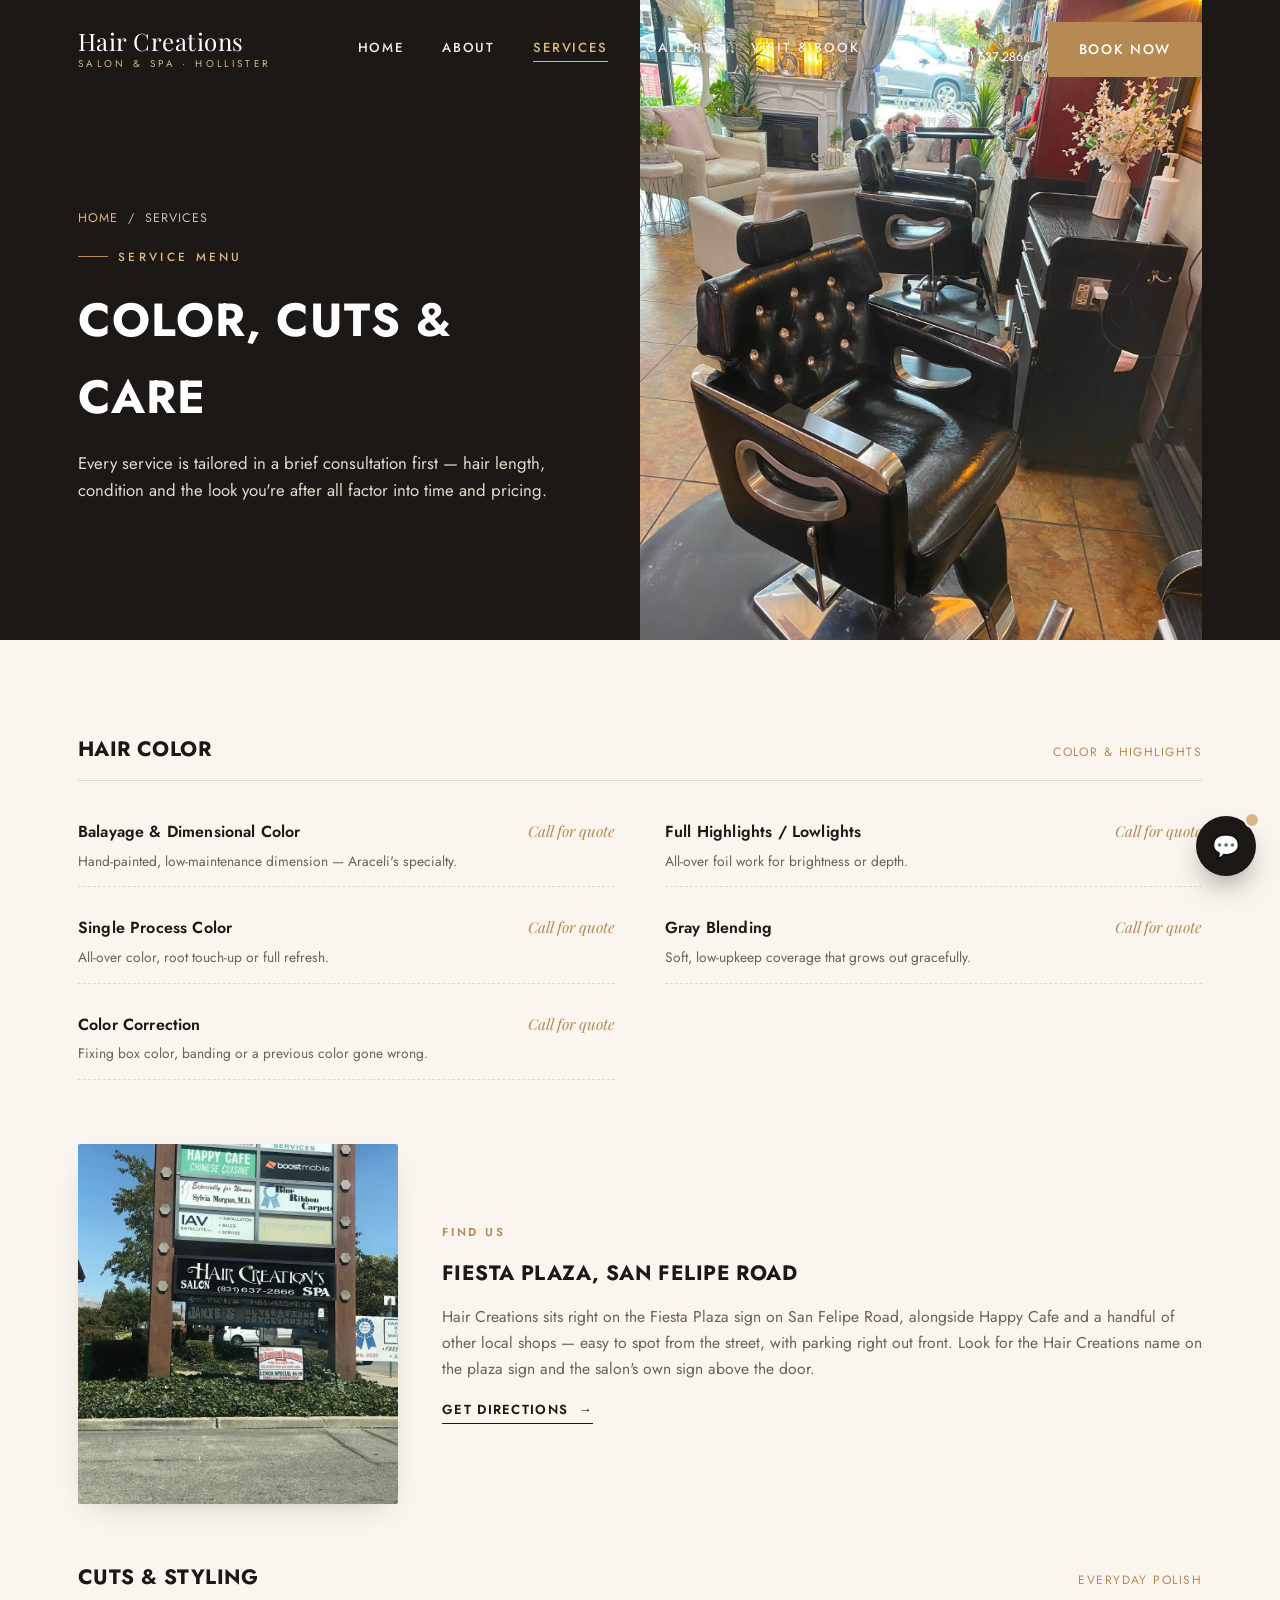
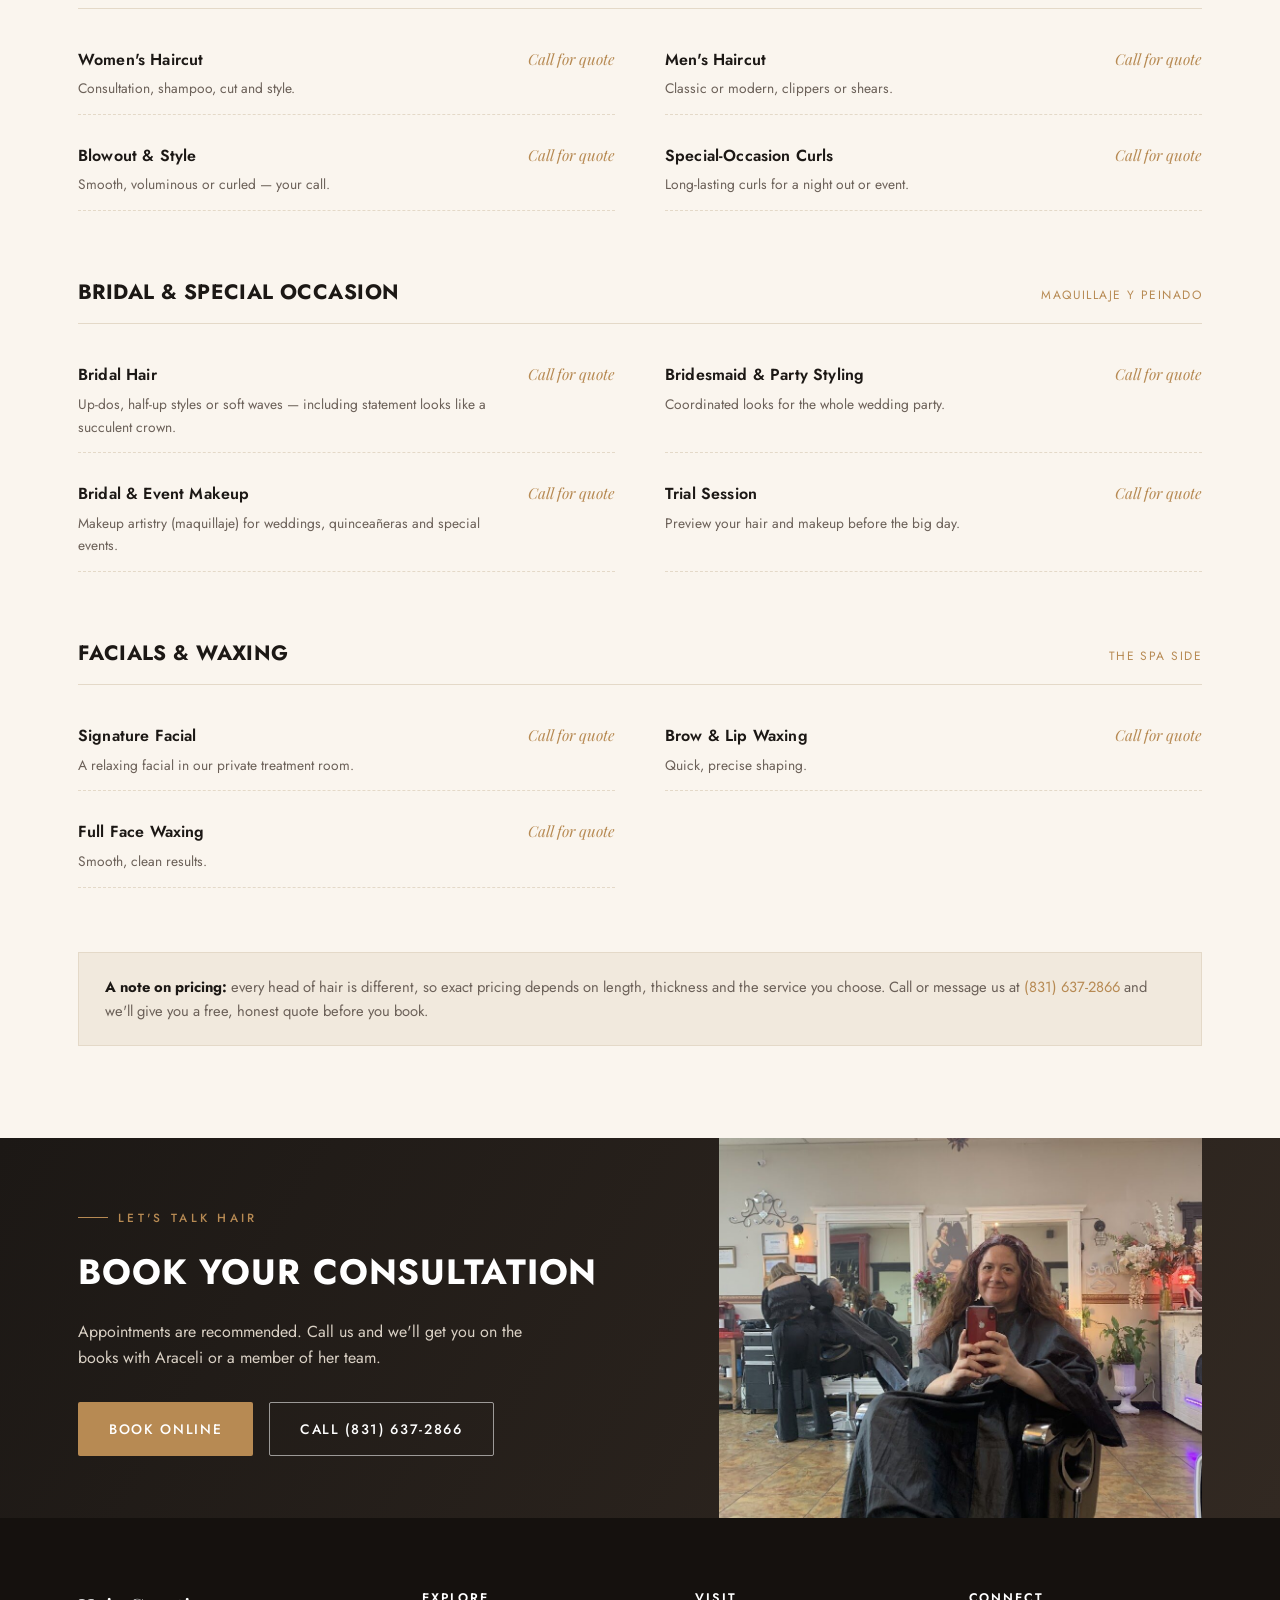
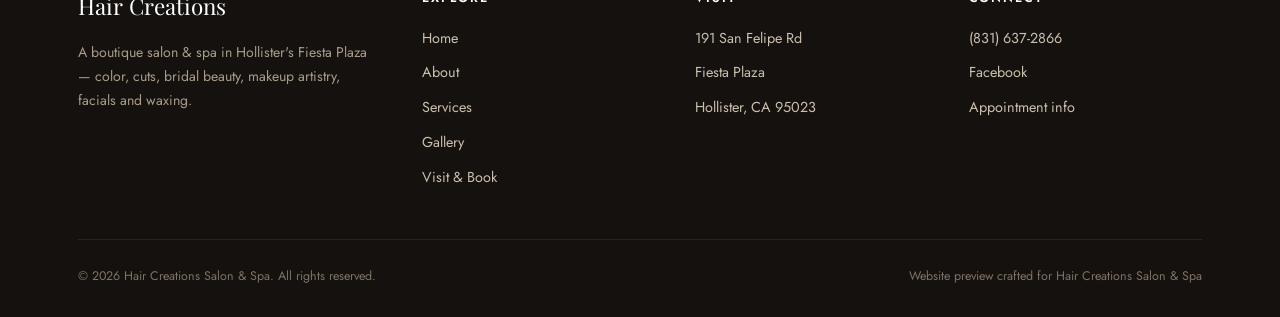
<file: services.html>
<!DOCTYPE html>
<html lang="en">
<head>
<meta charset="UTF-8">
<meta name="viewport" content="width=device-width, initial-scale=1.0">
<title>Services & Menu | Hair Creations Salon & Spa</title>
<meta name="description" content="Full service menu at Hair Creations Salon & Spa in Hollister, CA: color, balayage, cuts, bridal styling, makeup artistry, facials and waxing.">
<link rel="preconnect" href="https://fonts.googleapis.com">
<link href="https://fonts.googleapis.com/css2?family=Playfair+Display:ital,wght@0,500;0,600;0,700;1,500&family=Jost:wght@400;500;600&display=swap" rel="stylesheet">
<link rel="stylesheet" href="css/style.css">
</head>
<body>

<header class="site-header">
  <div class="container">
    <a href="index.html" class="brand">
      <span class="brand-main">Hair Creations</span>
      <span class="brand-sub">Salon &amp; Spa · Hollister</span>
    </a>
    <nav class="nav-links">
      <a href="index.html">Home</a>
      <a href="about.html">About</a>
      <a href="services.html" class="active">Services</a>
      <a href="gallery.html">Gallery</a>
      <a href="contact.html">Visit &amp; Book</a>
    </nav>
    <div class="nav-cta">
      <div class="nav-phone">
        <span>Call to Book</span>
        (831) 637-2866
      </div>
      <a href="contact.html#book-form" class="btn btn--gold">Book Now</a>
      <button class="nav-toggle" aria-label="Toggle menu">☰</button>
    </div>
  </div>
</header>

<section class="inner-hero hero-full">
  <div class="container">
    <div class="inner-hero-copy">
      <div class="breadcrumb"><a href="index.html">Home</a> &nbsp;/&nbsp; Services</div>
      <span class="eyebrow">Service Menu</span>
      <h1>Color, cuts &amp; care</h1>
      <p>Every service is tailored in a brief consultation first — hair length, condition and the look you're after all factor into time and pricing.</p>
    </div>
    <div class="inner-hero-media">
      <img src="images/service-hero.jpg" alt="Styling chairs at Hair Creations Salon and Spa, Hollister">
    </div>
  </div>
</section>

<section class="section">
  <div class="container">

    <div class="menu-block reveal">
      <div class="menu-block-head">
        <h3>Hair Color</h3>
        <span>Color &amp; Highlights</span>
      </div>
      <div class="menu-list">
        <div class="menu-item">
          <div><h4>Balayage &amp; Dimensional Color</h4><p>Hand-painted, low-maintenance dimension — Araceli's specialty.</p></div>
          <span class="price">Call for quote</span>
        </div>
        <div class="menu-item">
          <div><h4>Full Highlights / Lowlights</h4><p>All-over foil work for brightness or depth.</p></div>
          <span class="price">Call for quote</span>
        </div>
        <div class="menu-item">
          <div><h4>Single Process Color</h4><p>All-over color, root touch-up or full refresh.</p></div>
          <span class="price">Call for quote</span>
        </div>
        <div class="menu-item">
          <div><h4>Gray Blending</h4><p>Soft, low-upkeep coverage that grows out gracefully.</p></div>
          <span class="price">Call for quote</span>
        </div>
        <div class="menu-item">
          <div><h4>Color Correction</h4><p>Fixing box color, banding or a previous color gone wrong.</p></div>
          <span class="price">Call for quote</span>
        </div>
      </div>
    </div>

    <div class="menu-photo-break reveal">
      <img src="images/plaza-sign.jpg" alt="Hair Creations Salon and Spa listed on the Fiesta Plaza sign, Hollister">
      <div class="photo-break-copy">
        <span class="row-eyebrow">Find Us</span>
        <h3>Fiesta Plaza, San Felipe Road</h3>
        <p>Hair Creations sits right on the Fiesta Plaza sign on San Felipe Road, alongside Happy Cafe and a handful of other local shops — easy to spot from the street, with parking right out front. Look for the Hair Creations name on the plaza sign and the salon's own sign above the door.</p>
        <a href="contact.html" class="row-link">Get directions <span class="arrow">→</span></a>
      </div>
    </div>

    <div class="menu-block reveal">
      <div class="menu-block-head">
        <h3>Cuts &amp; Styling</h3>
        <span>Everyday Polish</span>
      </div>
      <div class="menu-list">
        <div class="menu-item">
          <div><h4>Women's Haircut</h4><p>Consultation, shampoo, cut and style.</p></div>
          <span class="price">Call for quote</span>
        </div>
        <div class="menu-item">
          <div><h4>Men's Haircut</h4><p>Classic or modern, clippers or shears.</p></div>
          <span class="price">Call for quote</span>
        </div>
        <div class="menu-item">
          <div><h4>Blowout &amp; Style</h4><p>Smooth, voluminous or curled — your call.</p></div>
          <span class="price">Call for quote</span>
        </div>
        <div class="menu-item">
          <div><h4>Special-Occasion Curls</h4><p>Long-lasting curls for a night out or event.</p></div>
          <span class="price">Call for quote</span>
        </div>
      </div>
    </div>

    <div class="menu-block reveal">
      <div class="menu-block-head">
        <h3>Bridal &amp; Special Occasion</h3>
        <span>Maquillaje y Peinado</span>
      </div>
      <div class="menu-list">
        <div class="menu-item">
          <div><h4>Bridal Hair</h4><p>Up-dos, half-up styles or soft waves — including statement looks like a succulent crown.</p></div>
          <span class="price">Call for quote</span>
        </div>
        <div class="menu-item">
          <div><h4>Bridesmaid &amp; Party Styling</h4><p>Coordinated looks for the whole wedding party.</p></div>
          <span class="price">Call for quote</span>
        </div>
        <div class="menu-item">
          <div><h4>Bridal &amp; Event Makeup</h4><p>Makeup artistry (maquillaje) for weddings, quinceañeras and special events.</p></div>
          <span class="price">Call for quote</span>
        </div>
        <div class="menu-item">
          <div><h4>Trial Session</h4><p>Preview your hair and makeup before the big day.</p></div>
          <span class="price">Call for quote</span>
        </div>
      </div>
    </div>

    <div class="menu-block reveal">
      <div class="menu-block-head">
        <h3>Facials &amp; Waxing</h3>
        <span>The Spa Side</span>
      </div>
      <div class="menu-list">
        <div class="menu-item">
          <div><h4>Signature Facial</h4><p>A relaxing facial in our private treatment room.</p></div>
          <span class="price">Call for quote</span>
        </div>
        <div class="menu-item">
          <div><h4>Brow &amp; Lip Waxing</h4><p>Quick, precise shaping.</p></div>
          <span class="price">Call for quote</span>
        </div>
        <div class="menu-item">
          <div><h4>Full Face Waxing</h4><p>Smooth, clean results.</p></div>
          <span class="price">Call for quote</span>
        </div>
      </div>
    </div>

    <div class="menu-note">
      <strong>A note on pricing:</strong> every head of hair is different, so exact pricing depends on length, thickness and the service you choose. Call or message us at <a href="tel:+18316372866" style="color:var(--gold);">(831) 637-2866</a> and we'll give you a free, honest quote before you book.
    </div>

  </div>
</section>

<section class="cta-split">
  <div class="container">
    <div class="cta-split-copy">
      <span class="eyebrow">Let's Talk Hair</span>
      <h2>Book your consultation</h2>
      <p>Appointments are recommended. Call us and we'll get you on the books with Araceli or a member of her team.</p>
      <div class="btn-row">
        <a href="contact.html#book-form" class="btn btn--gold">Book Online</a>
        <a href="tel:+18316372866" class="btn btn--outline-light">Call (831) 637-2866</a>
      </div>
    </div>
    <div class="cta-split-media">
      <img src="images/listing-2.jpg" alt="Inside Hair Creations Salon and Spa, Hollister">
    </div>
  </div>
</section>

<footer class="site-footer">
  <div class="container">
    <div class="footer-grid">
      <div class="footer-brand">
        <span class="brand-main" style="font-family:var(--serif);">Hair Creations</span>
        <p>A boutique salon &amp; spa in Hollister's Fiesta Plaza — color, cuts, bridal beauty, makeup artistry, facials and waxing.</p>
      </div>
      <div>
        <h4>Explore</h4>
        <ul>
          <li><a href="index.html">Home</a></li>
          <li><a href="about.html">About</a></li>
          <li><a href="services.html">Services</a></li>
          <li><a href="gallery.html">Gallery</a></li>
          <li><a href="contact.html">Visit &amp; Book</a></li>
        </ul>
      </div>
      <div>
        <h4>Visit</h4>
        <ul>
          <li>191 San Felipe Rd</li>
          <li>Fiesta Plaza</li>
          <li>Hollister, CA 95023</li>
        </ul>
      </div>
      <div>
        <h4>Connect</h4>
        <ul>
          <li><a href="tel:+18316372866">(831) 637-2866</a></li>
          <li><a href="https://www.facebook.com/search/top?q=hair%20creations%20salon%20and%20spa%20hollister" target="_blank" rel="noopener">Facebook</a></li>
          <li><a href="contact.html">Appointment info</a></li>
        </ul>
      </div>
    </div>
    <div class="footer-bottom">
      <span>&copy; 2026 Hair Creations Salon &amp; Spa. All rights reserved.</span>
      <span>Website preview crafted for Hair Creations Salon &amp; Spa</span>
    </div>
  </div>
</footer>

<script src="js/script.js"></script>
<script src="js/chatbot.js"></script>
</body>
</html>
</file>
<file: css/style.css>
/* ==========================================================================
   Hair Creations Salon & Spa — Design System
   Boutique glam: charcoal + ivory + warm rose-gold
   ========================================================================== */

:root{
  --ink:        #1c1815;
  --ink-soft:   #2c2521;
  --ivory:      #faf5ee;
  --ivory-dim:  #f1e9dd;
  --cream:      #fffdf9;
  --gold:       #b78a53;
  --gold-light: #d9b685;
  --blush:      #e3b9ae;
  --blush-deep: #c98b7d;
  --line:       #e4d9c8;
  --text-muted: #6b6058;

  --serif: 'Playfair Display', Georgia, 'Times New Roman', serif;
  --sans: 'Jost', 'Helvetica Neue', Arial, sans-serif;

  --maxw: 1180px;
  --radius: 2px;
  --shadow-soft: 0 18px 40px -20px rgba(28,24,21,.35);
  --shadow-card: 0 10px 30px -14px rgba(28,24,21,.25);
}

*,*::before,*::after{ box-sizing:border-box; }
html{ scroll-behavior:smooth; }
body{
  margin:0;
  font-family:var(--sans);
  color:var(--ink);
  background:var(--ivory);
  font-size:16px;
  line-height:1.65;
  -webkit-font-smoothing:antialiased;
}
img{ max-width:100%; display:block; }
a{ color:inherit; text-decoration:none; }
ul{ list-style:none; margin:0; padding:0; }
h1,h2,h3,h4{
  font-family:var(--serif);
  font-weight:600;
  letter-spacing:.01em;
  margin:0 0 .5em;
  color:var(--ink);
}
p{ margin:0 0 1em; }
.container{
  max-width:var(--maxw);
  margin:0 auto;
  padding:0 28px;
}
.section{ padding:92px 0; }
.section--tight{ padding:60px 0; }
.section--alt{ background:var(--ivory-dim); }
.section--ink{ background:var(--ink); color:var(--ivory); }
.section--ink h2, .section--ink h3{ color:var(--ivory); }

.eyebrow{
  display:inline-flex;
  align-items:center;
  gap:10px;
  font-family:var(--sans);
  font-size:.74rem;
  letter-spacing:.28em;
  text-transform:uppercase;
  color:var(--gold);
  font-weight:500;
  margin-bottom:16px;
}
.eyebrow::before{
  content:'';
  width:30px;
  height:1px;
  background:var(--gold);
  display:inline-block;
}
.section--ink .eyebrow{ color:var(--gold-light); }

.section-head{
  max-width:640px;
  margin:0 0 48px;
}
.section-head.center{ margin-left:auto; margin-right:auto; text-align:center; }
.section-head h2{
  font-family:var(--sans);
  font-weight:700;
  text-transform:uppercase;
  letter-spacing:.03em;
  font-size:clamp(1.5rem,2.6vw,2.15rem);
}
.section-head p{ color:var(--text-muted); font-size:1.05rem; }
.section--ink .section-head p{ color:#cfc6bc; }

/* ---------- Buttons ---------- */
.btn{
  display:inline-flex;
  align-items:center;
  justify-content:center;
  gap:10px;
  padding:15px 30px;
  font-family:var(--sans);
  font-size:.86rem;
  letter-spacing:.12em;
  text-transform:uppercase;
  font-weight:500;
  border-radius:var(--radius);
  border:1px solid transparent;
  cursor:pointer;
  transition:all .25s ease;
  white-space:nowrap;
}
.btn--gold{ background:var(--gold); color:#fff; }
.btn--gold:hover{ background:var(--ink); }
.btn--outline-light{ border-color:rgba(255,255,255,.55); color:#fff; }
.btn--outline-light:hover{ background:#fff; color:var(--ink); border-color:#fff; }
.btn--outline-dark{ border-color:var(--ink); color:var(--ink); }
.btn--outline-dark:hover{ background:var(--ink); color:#fff; }
.btn--block{ width:100%; }
.btn-row{ display:flex; gap:16px; flex-wrap:wrap; }

/* ---------- Nav ---------- */
.site-header{
  position:fixed; inset:0 0 auto 0;
  z-index:500;
  background:rgba(28,24,21,.0);
  transition:background .3s ease, box-shadow .3s ease, padding .3s ease;
  padding:22px 0;
}
.site-header.is-scrolled{
  background:rgba(28,24,21,.94);
  box-shadow:0 10px 30px -18px rgba(0,0,0,.6);
  padding:14px 0;
  backdrop-filter:blur(6px);
}
.site-header .container{
  display:flex; align-items:center; justify-content:space-between; gap:24px;
}
.brand{ display:flex; flex-direction:column; line-height:1; color:#fff; }
.brand .brand-main{
  font-family:var(--serif);
  font-size:1.5rem;
  letter-spacing:.02em;
}
.brand .brand-sub{
  font-family:var(--sans);
  font-size:.62rem;
  letter-spacing:.34em;
  text-transform:uppercase;
  color:var(--gold-light);
  margin-top:6px;
}
.nav-links{
  display:flex;
  align-items:center;
  gap:38px;
}
.nav-links a{
  color:#f1ece4;
  font-size:.82rem;
  letter-spacing:.14em;
  text-transform:uppercase;
  font-weight:500;
  position:relative;
  padding-bottom:4px;
}
.nav-links a::after{
  content:'';
  position:absolute; left:0; right:100%; bottom:0;
  height:1px; background:var(--gold-light);
  transition:right .25s ease;
}
.nav-links a:hover::after, .nav-links a.active::after{ right:0; }
.nav-links a.active{ color:var(--gold-light); }
.nav-cta{
  display:flex; align-items:center; gap:18px;
}
.nav-phone{
  display:flex; flex-direction:column; align-items:flex-end;
  color:#fff; font-size:.78rem;
}
.nav-phone span{ color:var(--gold-light); letter-spacing:.1em; font-size:.62rem; text-transform:uppercase; }
.nav-toggle{
  display:none;
  background:none; border:1px solid rgba(255,255,255,.4);
  width:42px; height:42px; border-radius:50%;
  color:#fff; font-size:1.1rem; cursor:pointer;
  align-items:center; justify-content:center;
}

/* ---------- Hero (home) — split layout: bold copy on a dark panel at
   left, a full-bleed photo docked to the right (reference-site pattern),
   in place of a full-bleed cropped background photo ---------- */
.hero{
  position:relative;
  background:var(--ink);
  color:#fff;
  overflow:hidden;
}
.hero-inner{
  max-width:1440px; margin:0 auto;
  display:grid; grid-template-columns:1.05fr .95fr;
  min-height:100vh;
}
.hero-copy{
  position:relative; z-index:2;
  display:flex; flex-direction:column; justify-content:center;
  padding:130px 56px 70px 28px;
}
.hero h1{
  color:#fff;
  font-size:clamp(2.4rem,5vw,4rem);
  line-height:1.08;
  margin-bottom:22px;
}
.hero h1 em{ color:var(--gold-light); font-style:italic; }
.hero p.lead{
  font-size:1.1rem;
  color:#eee6da;
  max-width:480px;
  margin-bottom:34px;
}
.hero-badges{
  margin-top:40px;
  display:flex; flex-wrap:wrap; gap:22px 36px;
  font-size:.76rem; letter-spacing:.08em; text-transform:uppercase;
  color:#d9d0c4;
}
.hero-badges li{ display:flex; align-items:center; gap:10px; }
.hero-badges li::before{ content:'✦'; color:var(--gold-light); font-size:.8rem; }
.hero-media{ position:relative; }
.hero-media img{
  position:absolute; inset:0;
  width:100%; height:100%; object-fit:cover; display:block;
}
.scroll-cue{
  position:absolute; bottom:34px; left:50%; transform:translateX(-50%);
  z-index:3; color:#d9d0c4; font-size:.7rem; letter-spacing:.3em; text-transform:uppercase;
  display:flex; flex-direction:column; align-items:center; gap:10px;
}
.scroll-cue .line{ width:1px; height:40px; background:linear-gradient(#d9d0c4, transparent); animation:scrollPulse 2s infinite; }
@keyframes scrollPulse{ 0%{opacity:.2;} 50%{opacity:1;} 100%{opacity:.2;} }

/* ---------- Trust strip ---------- */
.trust-strip{
  background:var(--ink);
  color:var(--ivory-dim);
  padding:20px 0;
}
.trust-strip .container{
  display:flex; flex-wrap:wrap; gap:14px 36px; justify-content:center;
  font-size:.76rem; letter-spacing:.1em; text-transform:uppercase;
}
.trust-strip li{ display:flex; align-items:center; gap:10px; }
.trust-strip li::before{ content:'✦'; color:var(--gold); }

/* ---------- About / Intro ---------- */
.about-grid{
  display:grid;
  grid-template-columns:.85fr 1fr;
  gap:70px;
  align-items:center;
}
.about-media{ position:relative; }
.about-media img{
  border-radius:var(--radius);
  box-shadow:var(--shadow-soft);
}
.about-media.polaroid{
  max-width:380px;
  margin:0 auto;
  background:var(--cream);
  padding:14px 14px 56px;
  box-shadow:var(--shadow-soft);
  transform:rotate(-2.5deg);
  transition:transform .4s ease;
}
.about-media.polaroid:hover{ transform:rotate(0deg); }
.about-media.polaroid img{ box-shadow:none; border-radius:0; width:100%; }
.about-media.polaroid .signature{
  position:absolute; bottom:20px; left:14px; right:14px;
  font-family:var(--serif); font-style:italic; font-size:1.05rem; color:var(--ink);
  text-align:center;
}
.about-media .frame-tag{
  position:absolute; bottom:-22px; left:-22px;
  background:var(--cream);
  border:1px solid var(--line);
  padding:18px 24px;
  box-shadow:var(--shadow-card);
  max-width:230px;
}
/* On the polaroid variant, anchor the frame-tag further below and outside
   the card (rather than overlapping its bottom-right corner) so it never
   collides with the signature caption printed inside the polaroid. */
.about-media.polaroid .frame-tag{ bottom:-48px; right:-18px; left:auto; }
.frame-tag strong{ display:block; font-family:var(--serif); font-size:1.5rem; color:var(--gold); }
.frame-tag span{ font-size:.74rem; letter-spacing:.08em; text-transform:uppercase; color:var(--text-muted); }
.about-copy h2{
  font-family:var(--sans); font-weight:700; text-transform:uppercase;
  letter-spacing:.025em; font-size:clamp(1.6rem,2.8vw,2.15rem);
}
.about-copy .signature{
  margin-top:28px;
  font-family:var(--serif);
  font-style:italic;
  font-size:1.3rem;
  color:var(--gold);
}
.about-copy .signature span{
  display:block; font-family:var(--sans); font-style:normal; font-size:.72rem;
  letter-spacing:.12em; text-transform:uppercase; color:var(--text-muted); margin-top:6px;
}

/* ---------- Service cards ---------- */
.card-grid{
  display:grid;
  grid-template-columns:repeat(4,1fr);
  gap:26px;
}
.card-grid.cols-3{ grid-template-columns:repeat(3,1fr); }
.service-card{
  background:var(--cream);
  border:1px solid var(--line);
  padding:36px 28px;
  transition:transform .3s ease, box-shadow .3s ease;
}
.service-card:hover{ transform:translateY(-6px); box-shadow:var(--shadow-card); }
.service-card .num{
  font-family:var(--serif); font-style:italic; color:var(--gold-light);
  font-size:1rem; margin-bottom:18px; display:block;
}
.service-card h3{ font-size:1.18rem; margin-bottom:10px; }
.service-card p{ color:var(--text-muted); font-size:.92rem; margin-bottom:0; }

/* ---------- Experience grid (labeled photo tiles) ---------- */
.experience-grid{
  display:grid;
  grid-template-columns:repeat(3,1fr);
  gap:22px;
}
.exp-tile{
  position:relative;
  aspect-ratio:3/4;
  overflow:hidden;
  box-shadow:var(--shadow-card);
}
.exp-tile img{
  width:100%; height:100%; object-fit:cover;
  transition:transform .6s ease;
}
.exp-tile:hover img{ transform:scale(1.06); }
.exp-tile::after{
  content:'';
  position:absolute; inset:0;
  background:linear-gradient(0deg, rgba(20,17,15,.78) 0%, rgba(20,17,15,0) 55%);
  pointer-events:none;
}
.exp-tile .exp-label{
  position:absolute; left:20px; bottom:20px; right:20px; z-index:2;
}
.exp-tile .exp-label .exp-eyebrow{
  display:block; font-size:.68rem; letter-spacing:.2em; text-transform:uppercase;
  color:var(--gold-light); margin-bottom:6px;
}
.exp-tile .exp-label h3{
  color:#fff; font-family:var(--sans); font-weight:700; text-transform:uppercase;
  letter-spacing:.02em; font-size:1.15rem; margin:0;
}

/* ---------- Service menu (services.html) ---------- */
.menu-block{ margin-bottom:64px; }
.menu-block:last-child{ margin-bottom:0; }
.menu-block-head{
  display:flex; align-items:baseline; justify-content:space-between; gap:20px;
  border-bottom:1px solid var(--line);
  padding-bottom:14px;
  margin-bottom:24px;
}
.menu-block-head h3{
  font-family:var(--sans); font-weight:700; text-transform:uppercase;
  letter-spacing:.02em; font-size:1.3rem; margin:0;
}
.menu-block-head span{ font-size:.75rem; letter-spacing:.12em; text-transform:uppercase; color:var(--gold); }
.menu-list{ display:grid; grid-template-columns:1fr 1fr; gap:14px 50px; }
.menu-item{
  display:flex; justify-content:space-between; align-items:flex-start; gap:18px;
  padding:14px 0; border-bottom:1px dashed var(--line);
}
.menu-item h4{ font-family:var(--sans); font-weight:600; font-size:1rem; margin:0 0 4px; }
.menu-item p{ font-size:.86rem; color:var(--text-muted); margin:0; }
.menu-item .price{
  font-family:var(--serif); font-style:italic; color:var(--gold); white-space:nowrap; font-size:.95rem;
}
.menu-note{
  background:var(--ivory-dim);
  border:1px solid var(--line);
  padding:22px 26px;
  font-size:.92rem;
  color:var(--text-muted);
  margin-top:10px;
}
.menu-note strong{ color:var(--ink); }
.menu-photo-break{
  margin:56px 0;
  display:grid; grid-template-columns:320px 1fr;
  gap:44px; align-items:center;
}
.menu-photo-break img{
  width:100%; height:360px; object-fit:cover;
  box-shadow:var(--shadow-card); border-radius:var(--radius);
  display:block;
}
.photo-break-copy .row-eyebrow{
  display:block; font-size:.72rem; letter-spacing:.24em; text-transform:uppercase;
  color:var(--gold); margin-bottom:14px; font-weight:600;
}
.photo-break-copy h3{
  font-family:var(--sans); font-weight:700; text-transform:uppercase;
  letter-spacing:.02em; font-size:1.3rem; margin-bottom:14px;
}
.photo-break-copy p{ color:var(--text-muted); font-size:.98rem; margin-bottom:14px; }
.photo-break-copy .row-link{
  display:inline-flex; align-items:center; gap:10px;
  font-size:.82rem; letter-spacing:.1em; text-transform:uppercase; font-weight:600;
  color:var(--ink); border-bottom:1px solid var(--ink); padding-bottom:3px;
  transition:color .2s ease, border-color .2s ease, gap .2s ease;
}
.photo-break-copy .row-link:hover{ color:var(--gold); border-color:var(--gold); gap:14px; }

/* ---------- Transformations ---------- */
.transform-grid{
  display:grid;
  grid-template-columns:repeat(2,1fr);
  gap:36px;
}
.compare-pair{
  display:grid;
  grid-template-columns:1fr 1fr;
  gap:4px;
  border-radius:var(--radius);
  overflow:hidden;
  box-shadow:var(--shadow-card);
  position:relative;
}
.compare-pair figure{ margin:0; position:relative; aspect-ratio:4/5; overflow:hidden; background:#000; }
.compare-pair img{ width:100%; height:100%; object-fit:cover; display:block; }
.compare-pair .cp-tag{
  position:absolute; top:14px; left:14px;
  background:rgba(28,24,21,.72); color:#fff;
  font-size:.66rem; letter-spacing:.14em; text-transform:uppercase;
  padding:6px 13px; z-index:3;
}
.compare-pair .cp-arrow{
  position:absolute; top:50%; left:50%; transform:translate(-50%,-50%);
  width:40px; height:40px; border-radius:50%;
  background:var(--gold); color:#fff;
  display:flex; align-items:center; justify-content:center;
  font-size:1rem; z-index:4; box-shadow:0 6px 18px rgba(0,0,0,.35);
}
.transform-caption{ text-align:center; margin-top:18px; color:var(--text-muted); font-size:.92rem; }

/* ---------- Testimonials ---------- */
.testi-grid{
  display:grid;
  grid-template-columns:repeat(3,1fr);
  gap:30px;
}
.testi-card{
  background:var(--ink-soft);
  border:1px solid rgba(255,255,255,.08);
  padding:34px 30px;
  color:var(--ivory-dim);
}
.testi-card .stars{ color:var(--gold-light); letter-spacing:3px; margin-bottom:18px; display:block; font-size:.9rem; }
.testi-card p.quote{ font-family:var(--serif); font-style:italic; font-size:1.1rem; color:#f3ede3; line-height:1.55; }
.testi-card .who{ margin-top:20px; font-size:.78rem; letter-spacing:.1em; text-transform:uppercase; color:var(--gold-light); }

/* ---------- Gallery ---------- */
.gallery-tabs{
  display:flex; gap:10px; flex-wrap:wrap; justify-content:center; margin-bottom:40px;
}
.gallery-tabs button{
  font-family:var(--sans); font-size:.78rem; letter-spacing:.12em; text-transform:uppercase;
  padding:10px 22px; border:1px solid var(--line); background:var(--cream); cursor:pointer;
  color:var(--text-muted); transition:all .2s ease;
}
.gallery-tabs button.active, .gallery-tabs button:hover{ background:var(--ink); color:#fff; border-color:var(--ink); }

.gallery-grid{
  display:grid;
  grid-template-columns:repeat(4,1fr);
  grid-auto-rows:220px;
  gap:14px;
}
.gallery-grid .g-item{
  position:relative; overflow:hidden; cursor:pointer;
  border-radius:var(--radius);
}
.gallery-grid .g-item img{
  width:100%; height:100%; object-fit:cover;
  transition:transform .5s ease;
}
.gallery-grid .g-item:hover img{ transform:scale(1.08); }
.gallery-grid .g-item::after{
  content:'';
  position:absolute; inset:0;
  background:linear-gradient(180deg, transparent 55%, rgba(0,0,0,.45) 100%);
  opacity:0; transition:opacity .3s ease;
  pointer-events:none;
}
.gallery-grid .g-item:hover::after{ opacity:1; }
.gallery-grid .g-item.tall{ grid-row:span 2; }
.gallery-grid .g-item.wide{ grid-column:span 2; }

/* ---------- Gallery label tiles — plain text/link cells interspersed
   among the photos (reference-site pattern: a grid that alternates
   photo cells with plain-background label cells pointing deeper into
   the grid, rather than photos only) ---------- */
.gallery-grid .g-label{
  display:flex; flex-direction:column; align-items:flex-start; justify-content:center;
  background:var(--ivory-dim);
  border:1px solid var(--line);
  padding:28px 30px;
  cursor:pointer;
  border-radius:var(--radius);
}
.gallery-grid .g-label.wide{ grid-column:span 2; }
.gallery-grid .g-label .gl-eyebrow{
  font-size:.68rem; letter-spacing:.2em; text-transform:uppercase;
  color:var(--gold); margin-bottom:10px;
}
.gallery-grid .g-label h3{
  font-family:var(--sans); font-weight:700; text-transform:uppercase;
  letter-spacing:.02em; font-size:1.3rem; margin:0 0 16px;
}
.gallery-grid .g-label .gl-link{
  display:inline-flex; align-items:center; gap:8px;
  font-size:.78rem; letter-spacing:.1em; text-transform:uppercase; font-weight:600;
  color:var(--ink); border-bottom:1px solid var(--ink); padding-bottom:3px;
  transition:color .2s ease, border-color .2s ease, gap .2s ease;
}
.gallery-grid .g-label .gl-link .arrow{ transition:transform .2s ease; }
.gallery-grid .g-label:hover .gl-link{ color:var(--gold); border-color:var(--gold); gap:12px; }

.lightbox{
  position:fixed; inset:0; z-index:1000;
  background:rgba(14,12,10,.94);
  display:none; align-items:center; justify-content:center;
  padding:40px;
}
.lightbox.is-open{ display:flex; }
.lightbox img{ max-width:min(92vw,980px); max-height:86vh; box-shadow:0 30px 70px rgba(0,0,0,.5); }
.lightbox-close{
  position:absolute; top:28px; right:32px;
  color:#fff; font-size:1.6rem; background:none; border:none; cursor:pointer;
  width:46px; height:46px; border:1px solid rgba(255,255,255,.3); border-radius:50%;
}
.lightbox-nav{
  position:absolute; top:50%; transform:translateY(-50%);
  background:none; border:1px solid rgba(255,255,255,.3); color:#fff;
  width:50px; height:50px; border-radius:50%; font-size:1.3rem; cursor:pointer;
}
.lightbox-nav.prev{ left:24px; }
.lightbox-nav.next{ right:24px; }

/* ---------- Contact ---------- */
.contact-grid{
  display:grid;
  grid-template-columns:1fr 1fr;
  gap:60px;
  align-items:start;
}
.info-card{
  background:var(--cream);
  border:1px solid var(--line);
  padding:32px;
  margin-bottom:22px;
}
.info-card h3{ font-size:1.05rem; display:flex; align-items:center; gap:12px; }
.info-card h3 .ico{ color:var(--gold); font-size:1.1rem; }
.info-card p, .info-card li{ color:var(--text-muted); font-size:.95rem; }
.info-card ul{ display:flex; flex-direction:column; gap:6px; }
.hours-row{
  display:flex; justify-content:space-between;
  padding:9px 0; border-bottom:1px dashed var(--line);
  font-size:.92rem;
}
.hours-row:last-child{ border-bottom:none; }
.hours-row .day{ color:var(--ink); font-weight:500; }
.hours-row .time{ color:var(--text-muted); }
.hours-row.highlight .time{ color:var(--gold); font-weight:600; }
.map-embed{
  width:100%; height:100%; min-height:420px; border:0; filter:grayscale(.15);
}
.map-wrap{ border:1px solid var(--line); overflow:hidden; box-shadow:var(--shadow-card); min-height:420px; }

.pill-list{ display:flex; flex-wrap:wrap; gap:10px; }
.pill-list li{
  border:1px solid var(--line); padding:8px 16px; font-size:.82rem; color:var(--ink);
  background:var(--ivory-dim);
}

/* ---------- Online booking request form ----------
   No backend exists on this static site, so this does not reserve a
   real-time slot. It composes the client's choices into a text message
   to the salon's real number (with a phone fallback always visible),
   which is an honest, functional substitute for a live booking
   calendar without fabricating a confirmation that never happens. */
.book-form-wrap{ max-width:720px; margin:0 auto; }
.book-form{
  background:var(--cream); border:1px solid var(--line);
  padding:40px; display:flex; flex-direction:column; gap:22px;
}
.book-field{ display:flex; flex-direction:column; gap:8px; }
.book-field label{
  font-size:.78rem; letter-spacing:.08em; text-transform:uppercase; color:var(--ink); font-weight:600;
}
.book-field label span{ color:var(--text-muted); font-weight:400; text-transform:none; letter-spacing:0; }
.book-field input, .book-field select, .book-field textarea{
  border:1px solid var(--line); padding:12px 14px; font-family:var(--sans);
  font-size:.95rem; background:#fff; color:var(--ink); outline:none;
}
.book-field input:focus, .book-field select:focus, .book-field textarea:focus{ border-color:var(--gold); }
.book-field textarea{ resize:vertical; }
.book-row{ display:grid; grid-template-columns:1fr 1fr; gap:22px; }
.book-submit{ align-self:flex-start; margin-top:6px; }
.book-disclosure{ font-size:.82rem; color:var(--text-muted); margin:0; }
.book-disclosure a{ color:var(--gold); text-decoration:underline; }

.book-confirm{
  margin-top:30px; background:var(--ivory-dim); border:1px solid var(--line);
  padding:32px; text-align:center;
}
.book-confirm h3{ margin-bottom:8px; }
.book-confirm p{ color:var(--text-muted); margin-bottom:20px; }
.book-confirm .btn-row{ justify-content:center; }
.book-summary{
  margin-top:24px; text-align:left; white-space:pre-wrap; word-wrap:break-word;
  background:#fff; border:1px dashed var(--line); padding:16px;
  font-family:var(--sans); font-size:.85rem; color:var(--text-muted);
}

/* ---------- CTA band ---------- */
.cta-band{
  background:linear-gradient(120deg, var(--ink) 0%, #322922 100%);
  color:#fff; text-align:center;
  padding:80px 0;
}
.cta-band h2{
  color:#fff; font-family:var(--sans); font-weight:700; text-transform:uppercase;
  letter-spacing:.025em; font-size:clamp(1.6rem,2.8vw,2.2rem);
}
.cta-band p{ color:#d9d0c4; max-width:520px; margin:0 auto 34px; }
.cta-band .btn-row{ justify-content:center; }

/* ---------- CTA split band (photo + copy, used right before the
   footer) — same left-copy/right-photo pattern as the hero sections,
   so a photo sits in this band on every page rather than a plain
   text-only strip ---------- */
.cta-split{
  background:linear-gradient(120deg, var(--ink) 0%, #322922 100%);
  color:#fff;
  overflow:hidden;
}
.cta-split .container{
  display:grid;
  grid-template-columns:1.1fr .9fr;
  align-items:center;
  gap:50px;
  min-height:380px;
}
.cta-split-copy{ padding:60px 0; }
.cta-split h2{
  color:#fff; font-family:var(--sans); font-weight:700; text-transform:uppercase;
  letter-spacing:.025em; font-size:clamp(1.6rem,2.8vw,2.2rem);
}
.cta-split p{ color:#d9d0c4; max-width:460px; margin:0 0 30px; }
.cta-split-media{
  align-self:stretch;
  position:relative;
  min-height:300px;
}
.cta-split-media img{
  position:absolute; inset:0;
  width:100%; height:100%; object-fit:cover; display:block;
}

/* ---------- Footer ---------- */
.site-footer{
  background:#15110e; color:#cabfae; padding:70px 0 30px;
}
.footer-grid{
  display:grid; grid-template-columns:1.3fr 1fr 1fr 1fr; gap:40px;
  padding-bottom:50px; border-bottom:1px solid rgba(255,255,255,.08);
}
.footer-brand .brand-main{ color:#fff; font-size:1.4rem; }
.footer-brand p{ font-size:.88rem; margin-top:16px; color:#a89c89; line-height:1.7; }
.site-footer h4{
  color:#fff; font-size:.78rem; letter-spacing:.16em; text-transform:uppercase;
  margin-bottom:18px; font-family:var(--sans); font-weight:600;
}
.site-footer ul{ display:flex; flex-direction:column; gap:11px; font-size:.9rem; }
.site-footer a:hover{ color:var(--gold-light); }
.footer-bottom{
  padding-top:26px; display:flex; justify-content:space-between; flex-wrap:wrap; gap:12px;
  font-size:.78rem; color:#7e7364;
}

/* ---------- Inner page hero (split layout — photo docked to one side,
   never stretched as a full-bleed background) ---------- */
.inner-hero{
  position:relative; color:#fff;
  background:var(--ink);
  padding:170px 0 0;
  overflow:hidden;
}
.inner-hero .container{
  display:grid;
  grid-template-columns:1.1fr .9fr;
  align-items:end;
  gap:40px;
}
.inner-hero-copy{ padding-bottom:70px; }
.inner-hero .eyebrow{ color:var(--gold-light); }
.inner-hero h1{
  color:#fff; font-family:var(--sans); font-weight:700; text-transform:uppercase;
  letter-spacing:.02em; font-size:clamp(1.9rem,3.8vw,2.9rem); margin-bottom:14px;
}
.inner-hero p{ color:#e3dacb; max-width:480px; font-size:1.05rem; }
.inner-hero-media{
  position:relative;
  justify-self:end;
  width:78%;
  max-width:360px;
  aspect-ratio:3/4;
  box-shadow:0 30px 60px -20px rgba(0,0,0,.55);
  transform:rotate(2deg) translateY(10px);
}
.inner-hero-media img{
  width:100%; height:100%; object-fit:cover; display:block;
  border:8px solid var(--cream);
}
.breadcrumb{ font-size:.78rem; letter-spacing:.08em; text-transform:uppercase; color:#cabfae; margin-bottom:18px; }
.breadcrumb a{ color:var(--gold-light); }

/* ---------- Inner hero, full-bleed variant — the photo fills the
   entire right half edge-to-edge instead of sitting in a small
   bordered/rotated card, matching the reference site's larger hero
   photo treatment. Used where a page's hero photo should feel bigger. ---------- */
.inner-hero.hero-full{ padding-top:0; }
.inner-hero.hero-full .container{
  grid-template-columns:1fr 1fr;
  align-items:stretch;
  min-height:640px;
  gap:0;
}
.inner-hero.hero-full .inner-hero-copy{
  display:flex; flex-direction:column; justify-content:center;
  padding:150px 50px 60px 0;
}
.inner-hero.hero-full .inner-hero-media{
  position:relative;
  justify-self:stretch;
  width:auto; max-width:none;
  aspect-ratio:auto;
  box-shadow:none;
  transform:none;
}
.inner-hero.hero-full .inner-hero-media img{
  position:absolute; inset:0;
  width:100%; height:100%; object-fit:cover;
  border:none;
}

/* ---------- Scroll-reveal micro animation ----------
   Progressive enhancement: .reveal elements only start hidden once JS has
   confirmed it's running (html.js-ready, set at the top of script.js) and
   IntersectionObserver is available. If JS is slow, blocked, or errors out,
   content is never hidden to begin with — it just never gets the
   fade/slide-up treatment. This avoids the "page looks blank" failure mode
   a plain opacity:0-by-default rule would risk on a client-facing site. */
html.js-ready .reveal{
  opacity:0;
  transform:translateY(18px);
  transition:opacity .6s ease, transform .6s ease;
}
/* Must out-specificity the hide rule above (same "html.js-ready .reveal"
   prefix plus the extra .is-visible class) so the reveal reliably wins
   once JS marks an element visible — a plain ".reveal.is-visible" rule
   here is NOT specific enough to beat "html.js-ready .reveal" and would
   leave content stuck at opacity:0 forever. */
html.js-ready .reveal.is-visible{ opacity:1; transform:translateY(0); }
.reveal-stagger .reveal:nth-child(1){ transition-delay:.03s; }
.reveal-stagger .reveal:nth-child(2){ transition-delay:.11s; }
.reveal-stagger .reveal:nth-child(3){ transition-delay:.19s; }
.reveal-stagger .reveal:nth-child(4){ transition-delay:.27s; }
.reveal-stagger .reveal:nth-child(5){ transition-delay:.35s; }
.reveal-stagger .reveal:nth-child(6){ transition-delay:.43s; }
@media (prefers-reduced-motion: reduce){
  html.js-ready .reveal{ opacity:1; transform:none; transition:none; }
}

/* ---------- Service rows (alternating full-width image + text) ---------- */
.service-rows{ display:flex; flex-direction:column; gap:0; }
.service-row{
  display:grid;
  grid-template-columns:1fr 1fr;
  align-items:center;
  gap:60px;
  padding:52px 0;
  border-bottom:1px solid var(--line);
}
.service-rows .service-row:first-child{ padding-top:0; }
.service-rows .service-row:last-child{ border-bottom:none; padding-bottom:0; }
.service-row.flip .row-media{ order:2; }
.service-row.flip .row-copy{ order:1; }
.row-media{ aspect-ratio:5/4; overflow:hidden; box-shadow:var(--shadow-card); }
.row-media img{ width:100%; height:100%; object-fit:cover; transition:transform .6s ease; }
.row-media:hover img{ transform:scale(1.05); }
.row-copy .row-eyebrow{
  display:block; font-size:.72rem; letter-spacing:.24em; text-transform:uppercase;
  color:var(--gold); margin-bottom:14px; font-weight:600;
}
.row-copy h3{
  font-family:var(--sans); font-weight:700; text-transform:uppercase;
  letter-spacing:.02em; font-size:1.5rem; margin-bottom:16px;
}
.row-copy p{ color:var(--text-muted); font-size:.98rem; max-width:440px; }
.row-copy .row-link{
  display:inline-flex; align-items:center; gap:10px;
  font-size:.82rem; letter-spacing:.1em; text-transform:uppercase; font-weight:600;
  color:var(--ink); margin-top:10px; border-bottom:1px solid var(--ink); padding-bottom:3px;
  transition:color .2s ease, border-color .2s ease, gap .2s ease;
}
.row-link .arrow{ transition:transform .2s ease; }
.row-copy .row-link:hover{ color:var(--gold); border-color:var(--gold); gap:14px; }

/* ---------- Promo banner ---------- */
.promo-banner{
  background:var(--blush); color:var(--ink);
  padding:20px 0; text-align:center;
}
.promo-banner a{
  display:inline-flex; align-items:center; gap:10px;
  font-size:.85rem; letter-spacing:.08em; text-transform:uppercase; font-weight:600;
}
.promo-banner a .arrow{ transition:transform .2s ease; }
.promo-banner a:hover .arrow{ transform:translateX(5px); }

/* ---------- Social icon row ---------- */
.social-row{
  display:flex; align-items:center; justify-content:center; gap:18px;
  padding:46px 0;
}
.social-row a{
  width:46px; height:46px; border-radius:50%;
  border:1px solid var(--line);
  display:flex; align-items:center; justify-content:center;
  font-size:1.05rem; color:var(--ink);
  transition:background .2s ease, color .2s ease, border-color .2s ease;
}
.social-row a:hover{ background:var(--ink); color:#fff; border-color:var(--ink); }
.section--ink .social-row a{ border-color:rgba(255,255,255,.25); color:#fff; }
.section--ink .social-row a:hover{ background:var(--gold); border-color:var(--gold); }

/* ---------- About page: values list ---------- */
.values-list{ display:grid; grid-template-columns:repeat(2,1fr); gap:28px 40px; margin-top:12px; }
.value-item{ display:flex; gap:16px; align-items:flex-start; }
.value-item .v-num{
  font-family:var(--serif); font-style:italic; font-size:1.3rem; color:var(--gold);
  flex-shrink:0; width:36px;
}
.value-item h4{ font-size:1.02rem; margin:0 0 6px; }
.value-item p{ font-size:.88rem; color:var(--text-muted); margin:0; }

/* ---------- Chatbot widget ---------- */
.chat-launcher{
  position:fixed; right:24px; bottom:24px; z-index:900;
  width:60px; height:60px; border-radius:50%;
  background:var(--ink); color:#fff; border:none; cursor:pointer;
  display:flex; align-items:center; justify-content:center; font-size:1.4rem;
  box-shadow:0 14px 30px -10px rgba(0,0,0,.5);
  transition:transform .25s ease, background .25s ease;
}
.chat-launcher:hover{ transform:translateY(-3px); background:var(--gold); }
.chat-launcher .cl-badge{
  position:absolute; top:-4px; right:-4px;
  width:16px; height:16px; border-radius:50%;
  background:var(--gold-light); border:2px solid var(--ivory);
}
.chat-window{
  position:fixed; right:24px; bottom:98px; z-index:900;
  width:340px; max-width:calc(100vw - 32px);
  height:460px; max-height:calc(100vh - 150px);
  background:var(--cream);
  box-shadow:0 30px 60px -16px rgba(0,0,0,.45);
  display:flex; flex-direction:column;
  opacity:0; transform:translateY(16px) scale(.98);
  pointer-events:none;
  transition:opacity .22s ease, transform .22s ease;
}
.chat-window.is-open{ opacity:1; transform:translateY(0) scale(1); pointer-events:auto; }
.chat-head{
  background:var(--ink); color:#fff; padding:16px 18px;
  display:flex; align-items:center; justify-content:space-between;
}
.chat-head .ch-title{ display:flex; flex-direction:column; }
.chat-head .ch-title strong{ font-family:var(--serif); font-size:1.02rem; }
.chat-head .ch-title span{ font-size:.68rem; color:var(--gold-light); letter-spacing:.08em; text-transform:uppercase; margin-top:3px; }
.chat-head button{ background:none; border:none; color:#fff; font-size:1.1rem; cursor:pointer; opacity:.8; }
.chat-head button:hover{ opacity:1; }
.chat-body{
  flex:1; overflow-y:auto; padding:16px 16px 6px;
  display:flex; flex-direction:column; gap:12px;
}
.chat-msg{ max-width:85%; font-size:.86rem; line-height:1.5; padding:10px 14px; border-radius:2px; }
.chat-msg.bot{ background:var(--ivory-dim); align-self:flex-start; border:1px solid var(--line); }
.chat-msg.user{ background:var(--ink); color:#fff; align-self:flex-end; }
.chat-msg a{ color:var(--gold); text-decoration:underline; }
.chat-quick{ display:flex; flex-wrap:wrap; gap:8px; padding:4px 16px 14px; }
.chat-quick button{
  font-size:.74rem; letter-spacing:.03em; padding:7px 12px;
  background:var(--cream); border:1px solid var(--line); color:var(--ink);
  cursor:pointer; transition:background .2s ease, color .2s ease;
}
.chat-quick button:hover{ background:var(--ink); color:#fff; border-color:var(--ink); }
.chat-foot{
  display:flex; gap:8px; padding:12px; border-top:1px solid var(--line); background:var(--cream);
}
.chat-foot input{
  flex:1; border:1px solid var(--line); padding:10px 12px; font-family:var(--sans);
  font-size:.86rem; background:#fff; outline:none;
}
.chat-foot input:focus{ border-color:var(--gold); }
.chat-foot button{
  background:var(--ink); color:#fff; border:none; width:40px; flex-shrink:0; cursor:pointer;
  font-size:.95rem; transition:background .2s ease;
}
.chat-foot button:hover{ background:var(--gold); }
.chat-note{ font-size:.66rem; color:var(--text-muted); text-align:center; padding:0 12px 10px; }

/* ---------- Utility ---------- */
.text-center{ text-align:center; }
.mt-0{ margin-top:0; }

/* ---------- Responsive ---------- */
@media (max-width:980px){
  .about-grid, .contact-grid{ grid-template-columns:1fr; }
  .card-grid{ grid-template-columns:repeat(2,1fr); }
  .experience-grid{ grid-template-columns:1fr 1fr; }
  .testi-grid{ grid-template-columns:1fr; }
  .transform-grid{ grid-template-columns:1fr; }
  .gallery-grid{ grid-template-columns:repeat(3,1fr); grid-auto-rows:180px; }
  .footer-grid{ grid-template-columns:1fr 1fr; }
  .menu-list{ grid-template-columns:1fr; }
  .inner-hero .container{ grid-template-columns:1fr; }
  .inner-hero-media{ justify-self:center; margin-top:30px; width:60%; }
  .inner-hero-copy{ padding-bottom:40px; }
  .service-row, .service-row.flip{ grid-template-columns:1fr; gap:28px; }
  .service-row.flip .row-media{ order:1; }
  .service-row.flip .row-copy{ order:2; }
  .row-copy p{ max-width:none; }
  .menu-photo-break{ grid-template-columns:1fr; gap:24px; }
  .menu-photo-break img{ height:320px; }
  .hero-inner{ grid-template-columns:1fr; min-height:auto; }
  .hero-media{ order:-1; height:360px; }
  .hero-copy{ padding:130px 28px 50px; }
  .inner-hero.hero-full .container{ grid-template-columns:1fr; min-height:auto; }
  .inner-hero.hero-full .inner-hero-media{ height:320px; order:-1; }
  .inner-hero.hero-full .inner-hero-copy{ padding:130px 0 40px; }
  .cta-split .container{ grid-template-columns:1fr; min-height:auto; gap:0; }
  .cta-split-media{ height:260px; order:-1; }
  .cta-split-copy{ padding:44px 0; text-align:center; }
  .cta-split p{ margin-left:auto; margin-right:auto; }
  .cta-split .btn-row{ justify-content:center; }
}
@media (max-width:760px){
  .nav-links, .nav-phone{ display:none; }
  .nav-toggle{ display:flex; }
  .site-header.menu-open .nav-links{
    display:flex; flex-direction:column; position:fixed;
    top:0; right:0; left:auto;
    /* explicit viewport-relative height: .site-header can get backdrop-filter
       applied (.is-scrolled), which creates a new containing block for fixed
       descendants in some browsers — relying on top+bottom insets alone would
       then size this to the header's own (short) box instead of the screen. */
    height:100vh; height:100dvh;
    width:78%; max-width:320px; background:var(--ink); padding:110px 36px 40px;
    gap:28px; box-shadow:-20px 0 50px rgba(0,0,0,.4);
    overflow-y:auto;
  }
  .card-grid{ grid-template-columns:1fr; }
  .experience-grid{ grid-template-columns:1fr; }
  .gallery-grid{ grid-template-columns:repeat(2,1fr); grid-auto-rows:160px; }
  .gallery-grid .g-item.wide{ grid-column:span 1; }
  .gallery-grid .g-label.wide{ grid-column:span 1; }
  .gallery-grid .g-label{ padding:22px 20px; }
  .section{ padding:64px 0; }
  .about-media .frame-tag{ left:12px; bottom:-18px; padding:14px 18px; }
  .footer-grid{ grid-template-columns:1fr; }
  .footer-bottom{ flex-direction:column; }
  .inner-hero{ padding-top:130px; }
  .inner-hero-media{ width:78%; }
  .inner-hero.hero-full{ padding-top:0; }
  .hero-copy{ padding-top:120px; }
  .hero-media{ height:300px; }
  .inner-hero.hero-full .inner-hero-media{ height:260px; }
  .cta-split-media{ height:220px; }
  .menu-photo-break img{ width:100%; max-width:100%; height:260px; }
  .menu-photo-break p{ max-width:none; }
  .values-list{ grid-template-columns:1fr; }
  .book-form{ padding:28px 22px; }
  .book-row{ grid-template-columns:1fr; gap:18px; }
  .chat-window{
    right:16px; left:16px; width:auto;
    bottom:88px; max-height:calc(100vh - 140px);
  }
  .chat-launcher{ right:16px; bottom:16px; }
}
</file>
